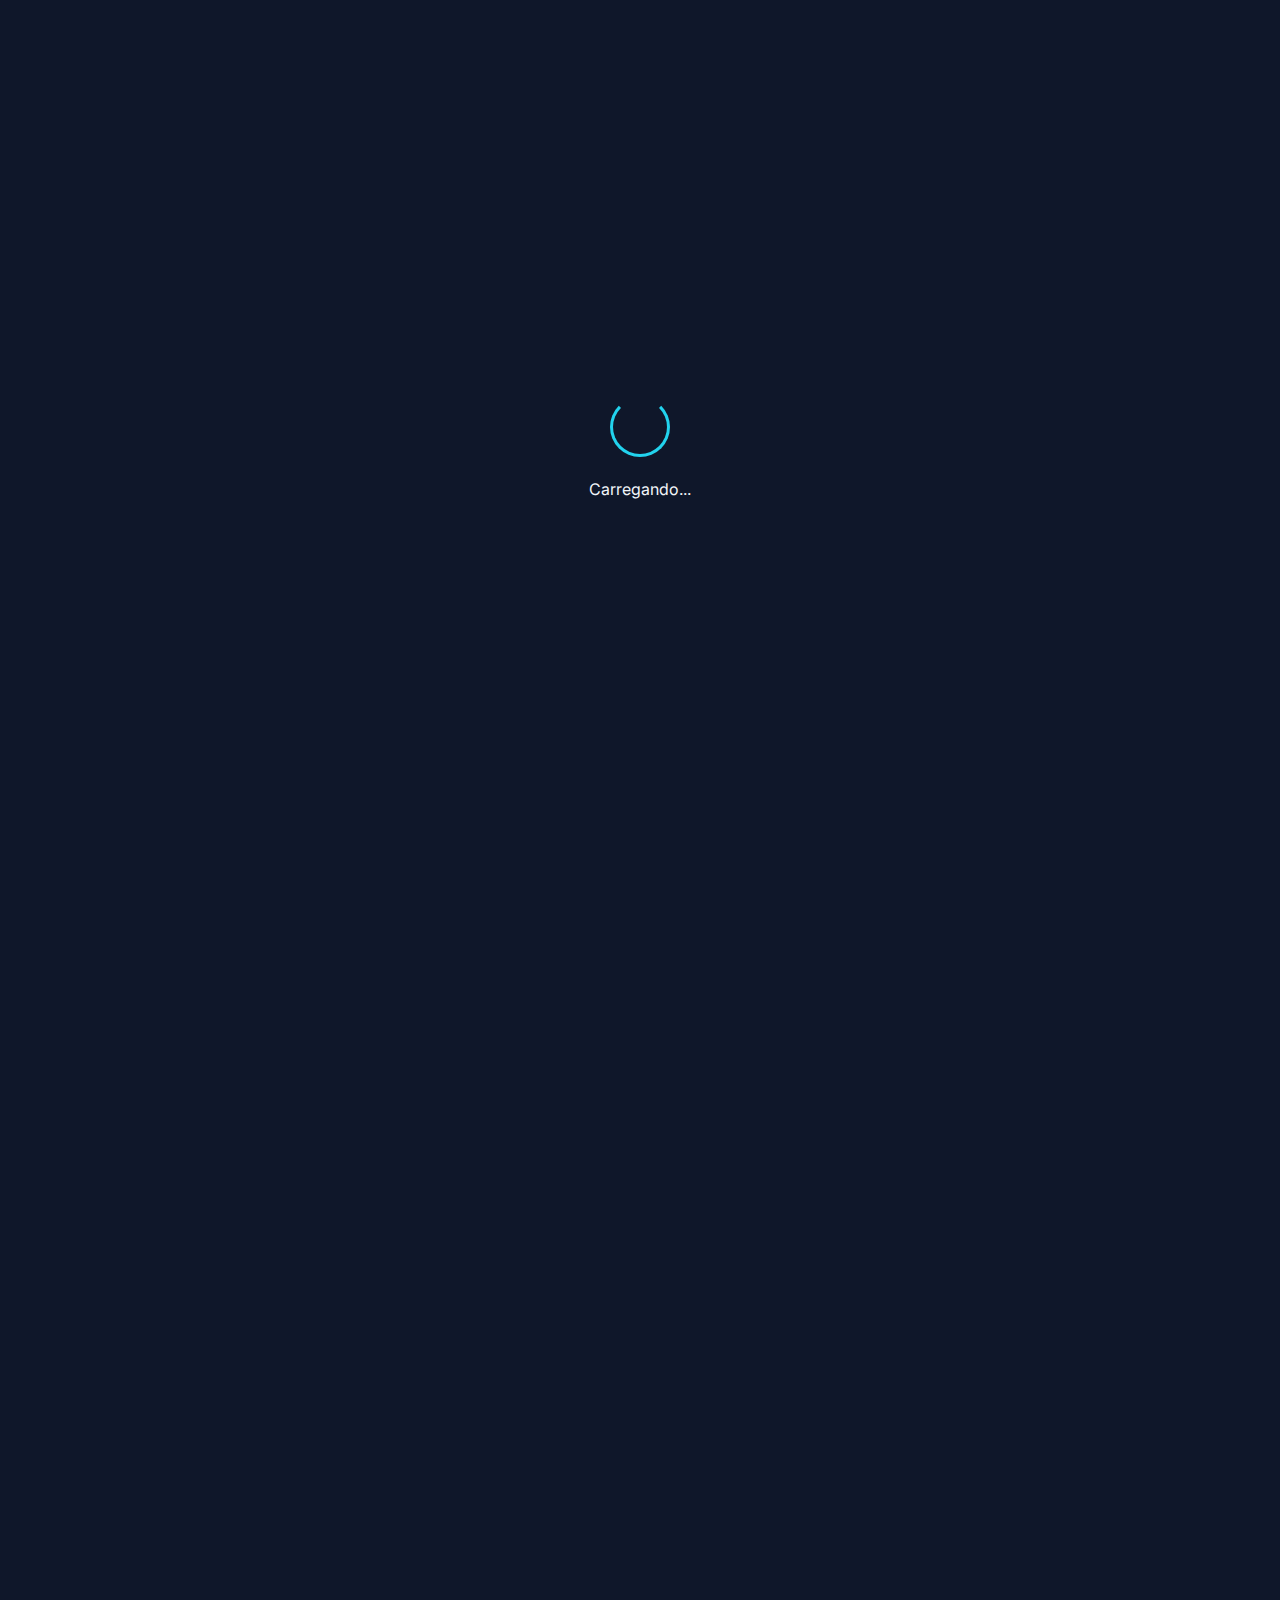
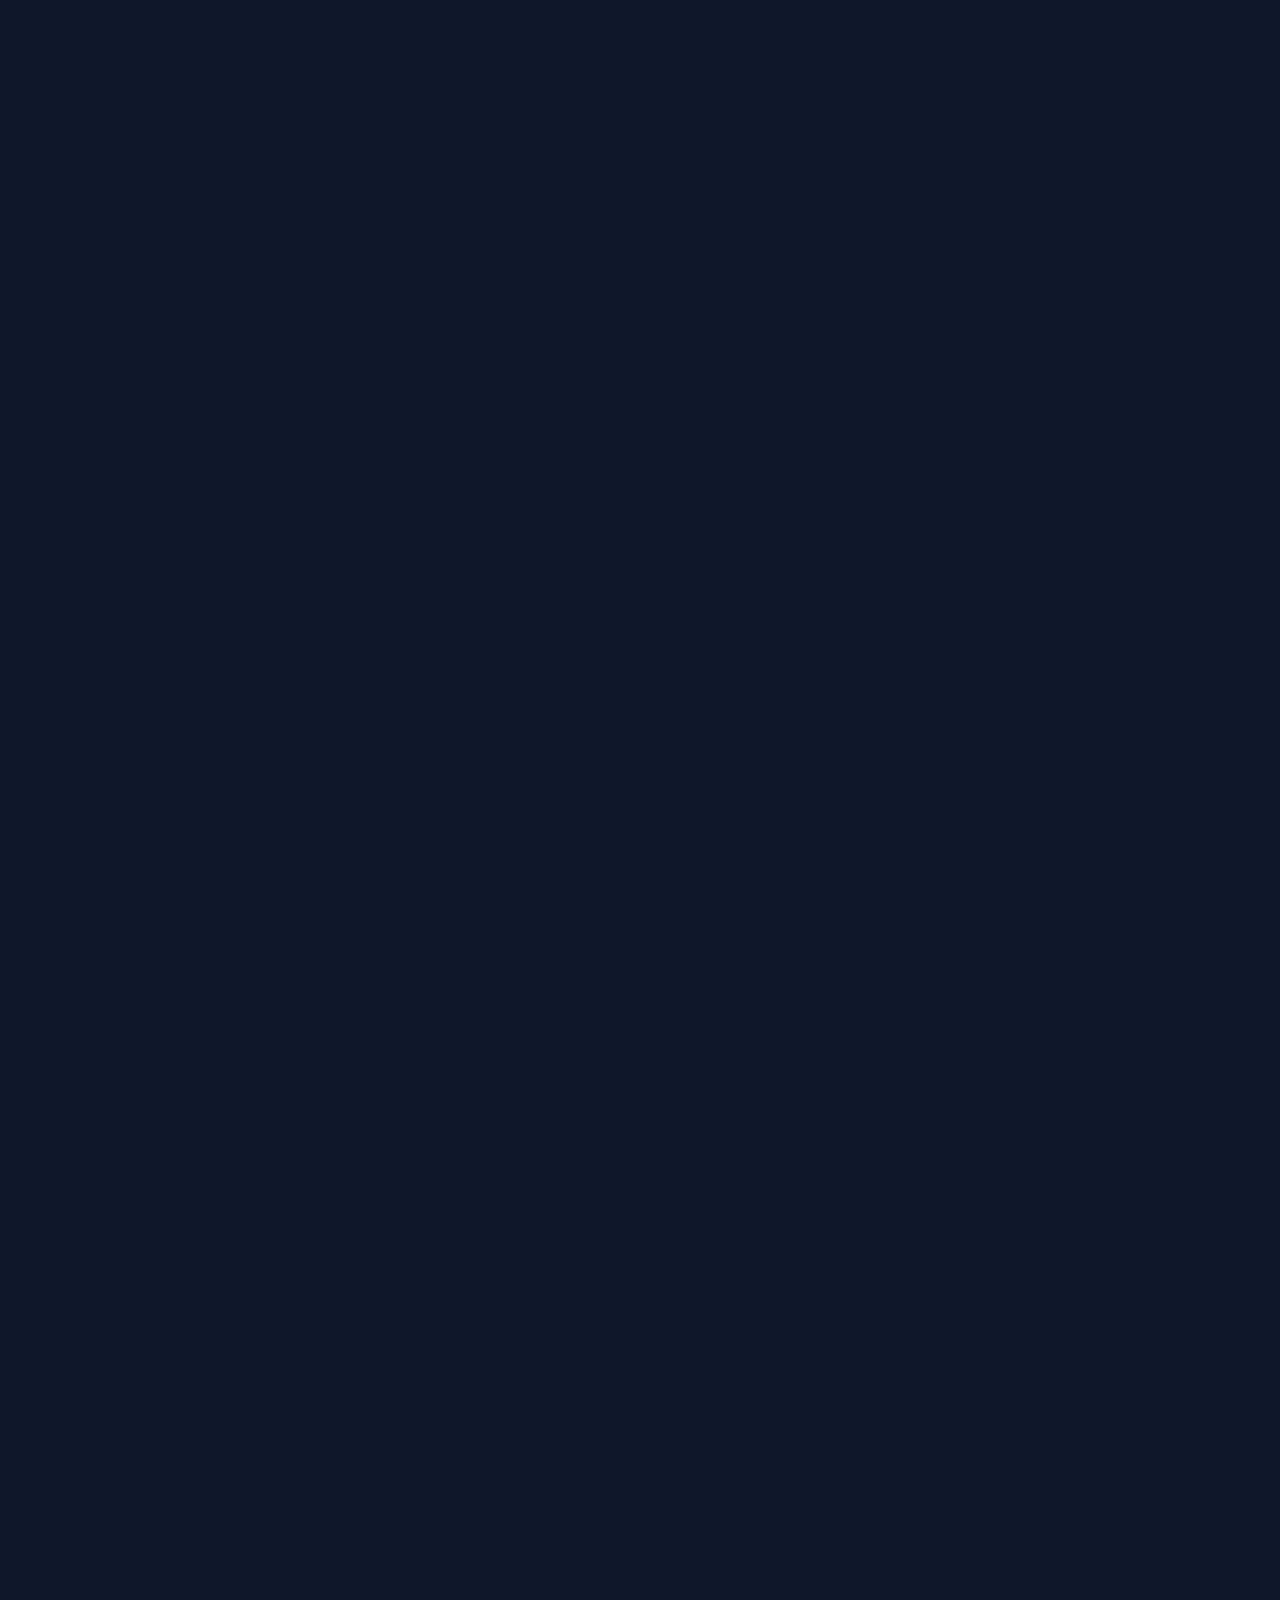
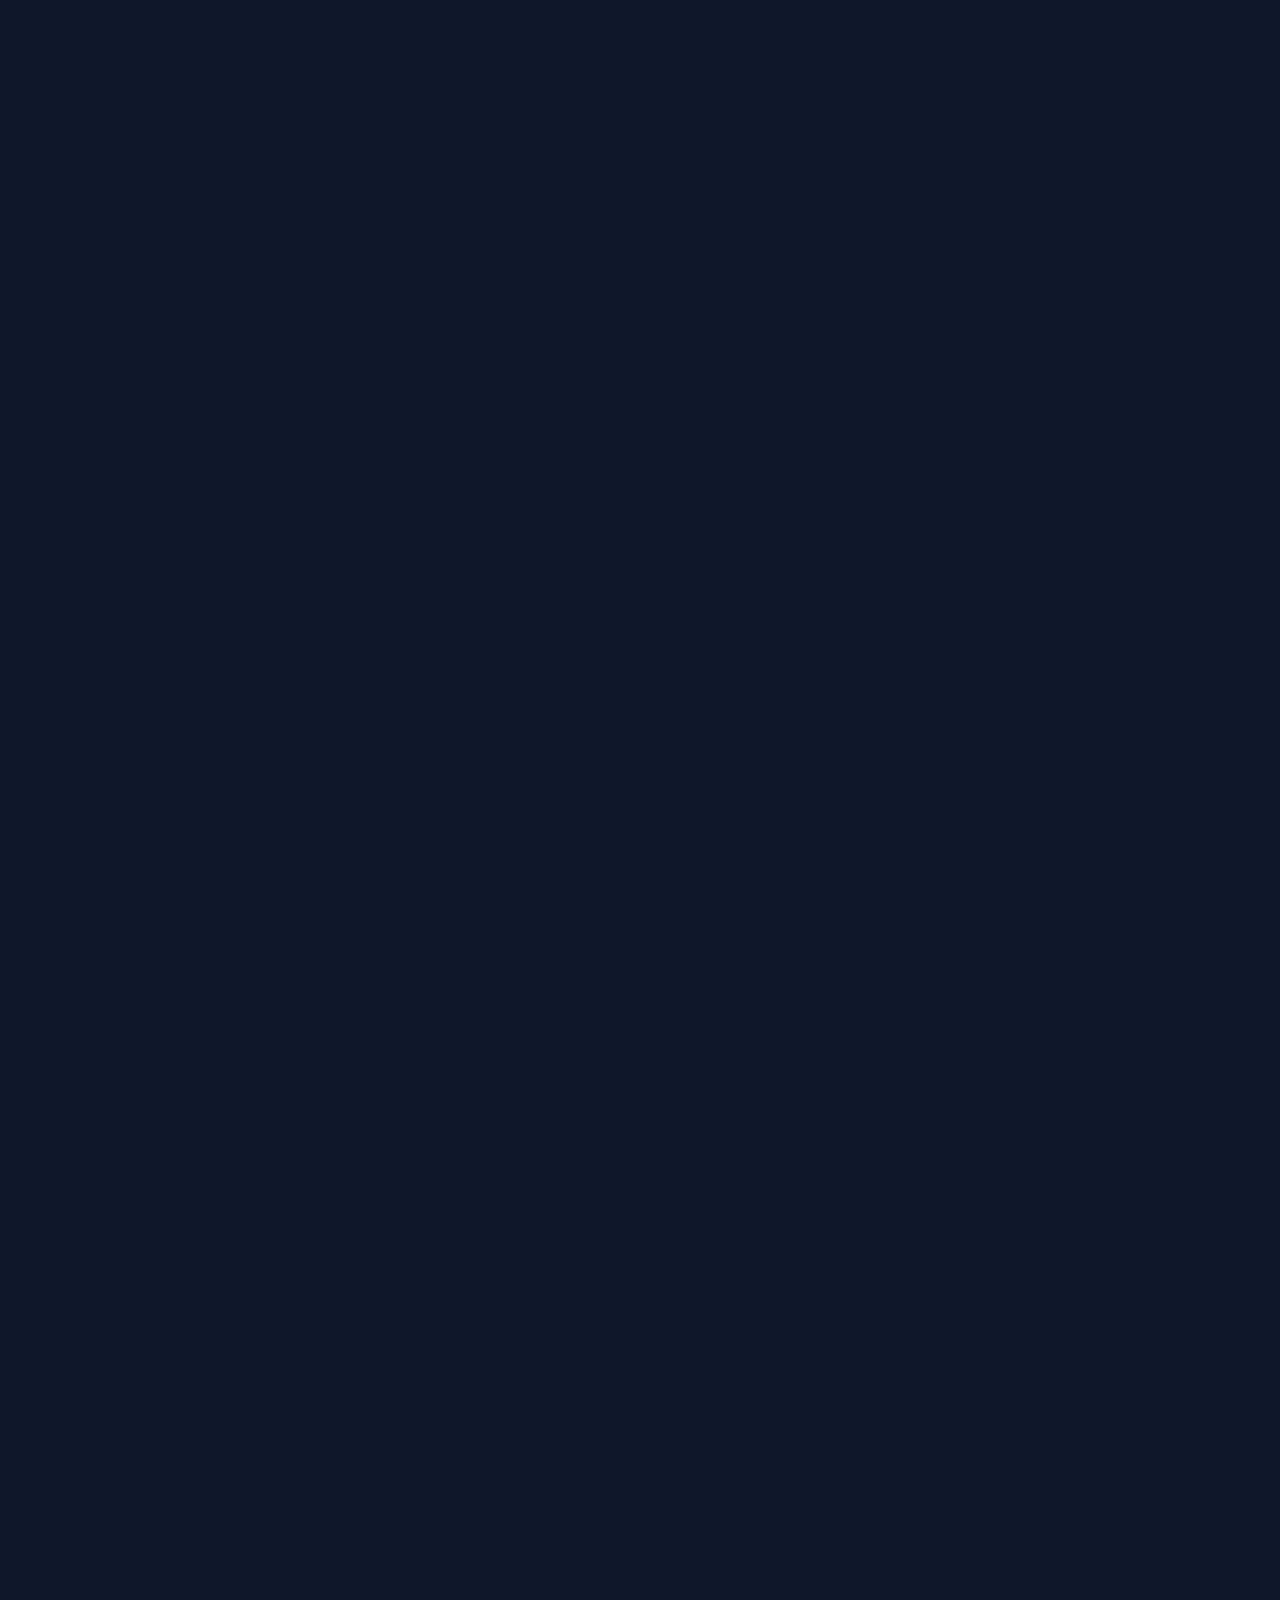
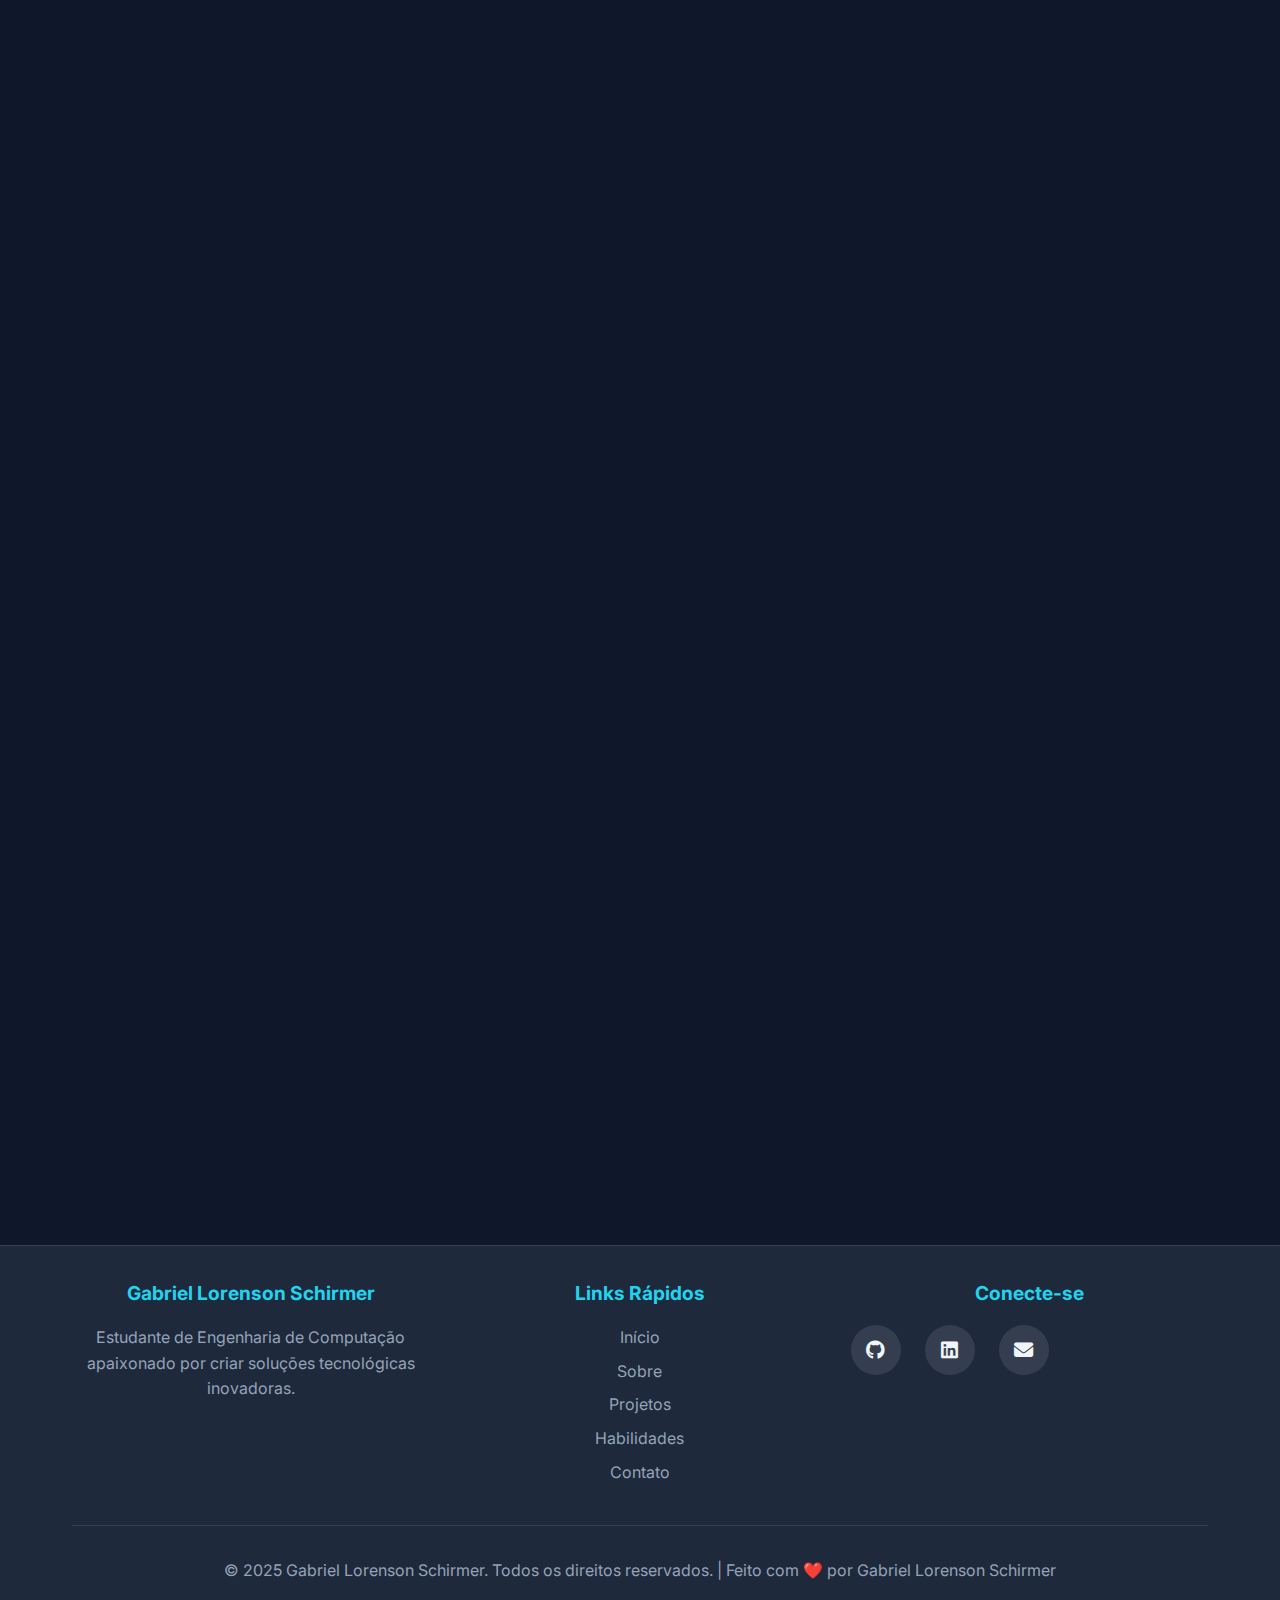
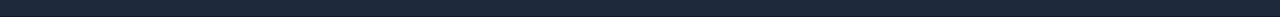
<file: index.html>
<!DOCTYPE html>
<html lang="pt-BR">
<head>
    <meta charset="UTF-8">
    <meta name="viewport" content="width=device-width, initial-scale=1.0">
    <title>Gabriel L. Schirmer - Portfolio</title>
    <link href="https://fonts.googleapis.com/css2?family=Inter:wght@300;400;500;600;700&display=swap" rel="stylesheet">
    <link rel="stylesheet" href="https://cdnjs.cloudflare.com/ajax/libs/font-awesome/6.4.0/css/all.min.css">
    <link rel="stylesheet" href="style.css">
    <link rel="icon" type="image/x-icon" href="https://github.com/fluidicon.png">
</head>
<body>
    <!-- Aviso para telas muito pequenas -->
    <div class="small-warning" style="display: none;">
    📱 A tela do seu dispositivo é muito pequena para visualizar este site. <br>
    Recomendamos usar uma largura de tela de no mínimo <strong>350px</strong>.
    </div>

    <!-- Loading Screen -->
    <div class="loader" id="loader">
        <div class="loader-content">
            <div class="loader-logo"></div>
            <p>Carregando...</p>
        </div>
    </div>

    <!-- Navigation -->
    <nav class="navbar" id="navbar">
        <div class="nav-container">
            <a href="index.html" class="nav-logo">Portfólio</a>
            <ul class="nav-menu" id="nav-menu">
                <li><a href="#home" class="nav-link active">Início</a></li>
                <li><a href="#about" class="nav-link">Sobre</a></li>
                <li><a href="#projects" class="nav-link">Projetos</a></li>
                <li><a href="#skills" class="nav-link">Habilidades</a></li>
                <li><a href="#experience" class="nav-link">Experiência</a></li>
                <li><a href="#contact" class="nav-link">Contato</a></li>
            </ul>
            <div class="hamburger" id="hamburger">
                <span></span>
                <span></span>
                <span></span>
            </div>
        </div>
    </nav>

    <!-- Hero Section -->
    <section id="home" class="hero">
        <div class="hero-content">
            <h1 class="hero-title">Gabriel L. Schirmer</h1>
            <h2 class="hero-subtitle">Estudante de Engenharia de Computação</h2>
            <p class="hero-tagline">Transformando ideias em soluções tecnológicas</p>
            <div class="hero-buttons">
                <a href="#projects" class="btn btn-primary">
                    <i class="fas fa-rocket"></i>
                    Ver Projetos
                </a>
                <a href="#contact" class="btn btn-outline">
                    <i class="fas fa-envelope"></i>
                    Contato
                </a>
            </div>
            <div class="social-links">
                <a href="https://github.com/schirmr" target="_blank" class="social-link" title="GitHub">
                    <i class="fab fa-github"></i>
                </a>
                <a href="https://linkedin.com/in/schirmr" target="_blank" class="social-link" title="LinkedIn">
                    <i class="fab fa-linkedin"></i>
                </a>
                <a href="mailto:schirmr@outlook.com" class="social-link" title="Email">
                    <i class="fas fa-envelope"></i>
                </a>
            </div>
        </div>
    </section>

    <!-- About Section -->
    <section id="about" class="section fade-in">
        <div class="container">
            <h2 class="section-title">Sobre Mim</h2>
            <div class="about-content">
                <div class="about-image">
                    <div class="profile-img">
                        <img src="./assets/images/eu.jpg" alt="Foto de Gabriel">
                    </div>
                </div>
                <div class="about-text">
                    <h3>Olá! Eu sou Gabriel Lorenson Schirmer</h3>
                    <p>Apaixonado por tecnologia e inovação, busco constantemente desenvolver projetos que unam criatividade e conhecimento técnico. Com foco em desenvolvimento web, sistemas embarcados e inteligência artificial, estou sempre em busca de novos desafios.</p>
                    <p>Atualmente cursando o 3º semestre de Engenharia de Computação na UFSM, tenho experiência prática em diversas linguagens de programação e frameworks modernos.</p>
                    <div class="about-stats">
                        <div class="stat-item">
                            <div class="stat-number">3º</div>
                            <div class="stat-label">Semestre</div>
                        </div>
                        <div class="stat-item">
                            <div class="stat-number">5+</div>
                            <div class="stat-label">Projetos</div>
                        </div>
                        <div class="stat-item">
                            <div class="stat-number">3+</div>
                            <div class="stat-label">Linguagens</div>
                        </div>
                        <div class="stat-item">
                            <div class="stat-number">4+</div>
                            <div class="stat-label">Anos Estudando</div>
                        </div>
                    </div>
                </div>
            </div>
        </div>
    </section>

    <!-- Projects Section -->
    <section id="projects" class="section fade-in">
        <div class="container">
            <h2 class="section-title">Meus Projetos</h2>
            <div class="projects-grid">
                <div class="project-card">
                    <div class="project-header">
                        <i class="fas fa-globe"></i>
                    </div>
                    <div class="project-content">
                        <span class="project-category">Web Development</span>
                        <h3 class="project-title">Site para a Associação Hospitalar Bom Pastor de Santo Augusto - RS</h3>
                        <p class="project-description">Aplicação web full-stack para publicação de notícias e informações sobre a associação</p>
                        <div class="project-tech">
                            <span class="tech-tag">Wordpress</span>
                            <span class="tech-tag">Elementor</span>
                            <span class="tech-tag">PHP</span>
                        </div>
                        <div class="project-links">
                            <a href="https://www.hospibompastor.com.br" class="project-link" target="_blank">
                                <i class="fas fa-external-link-alt"></i> Demo
                            </a>
                        </div>
                    </div>
                </div>

                <div class="project-card">
                    <div class="project-header">
                        <i class="fas fa-brain"></i>
                    </div>
                    <div class="project-content">
                        <span class="project-category">IA &amp; Acessibilidade</span>
                        <h3 class="project-title">IA Aplicada a Interpretação de Libras</h3>
                        <p class="project-description">Aplicação desktop integrada à IA para leitura e interpretação de linguagem de sinais, traduzindo em tempo real os gestos da Libras utilizando a câmera do computador e imprimindo o texto na tela da interface.</p>
                        <div class="project-tech">
                            <span class="tech-tag">Python</span>
                            <span class="tech-tag">TensorFlow</span>
                            <span class="tech-tag">OpenCV</span>
                            <span class="tech-tag">Tkinter</span>
                            <span class="tech-tag">Scikit-learn</span>
                        </div>
                        <div class="project-links">
                            <a href="https://github.com/mika-font/20-import-nome_da_equipe" class="project-link" target="_blank">
                                <i class="fab fa-github"></i> Código
                            </a>
                        </div>
                    </div>
                </div>

                <div class="project-card">
                    <div class="project-header">
                        <i class="fas fa-book"></i>
                    </div>
                    <div class="project-content">
                        <span class="project-category">Trabalho de Estrutura de Dados</span>
                        <h3 class="project-title">Totem para retirada de fichas para atendimento</h3>
                        <p class="project-description">Simulador de um totem para retirada de fichas em um ambiente de atendimento ao público, com integração em um televisor para a apresentação da fila.</p>
                        <div class="project-tech">
                            <span class="tech-tag">C</span>
                            <span class="tech-tag">TAD</span>
                        </div>
                        <div class="project-links">
                            <a href="https://github.com/schirmr/Trabalho_Estrutura_de_Dados" class="project-link" target="_blank">
                                <i class="fab fa-github"></i> Código
                            </a>
                        </div>
                    </div>
                </div>


                <div class="project-card">
                    <div class="project-header">
                        <i class="fas fa-user"></i>
                    </div>
                    <div class="project-content">
                        <span class="project-category">Web Development</span>
                        <h3 class="project-title">Site pessoal do meu Portfólio</h3>
                        <p class="project-description">Página com informações sobre mim e meus projetos, postada no github de forma aberta com o código inteiro disponível.</p>
                        <div class="project-tech">
                            <span class="tech-tag">HTML</span>
                            <span class="tech-tag">CSS</span>
                            <span class="tech-tag">Javascript</span>
                        </div>
                        <div class="project-links">
                            <a href="https://github.com/schirmr/schirmr.github.io" class="project-link" target="_blank">
                                <i class="fab fa-github"></i> Código
                            </a>
                        </div>
                    </div>
                </div>

                <div class="project-card">
                    <div class="project-header">
                        <i class="fas fa-laptop-code"></i>
                    </div>
                    <div class="project-content">
                        <span class="project-category">Software Development</span>
                        <h3 class="project-title">Sistema de Inventário de Componentes de PC</h3>
                        <p class="project-description">Software em python com interface para organizar e gerenciar configurações de máquinas completas.</p>
                        <div class="project-tech">
                            <span class="tech-tag">Python</span>
                            <span class="tech-tag">Tkinter</span>
                            <span class="tech-tag">POO</span>
                        </div>
                        <div class="project-links">
                            <a href="https://github.com/schirmr/trabalho_prog_orientada_obj" class="project-link" target="_blank">
                                <i class="fab fa-github"></i> Código
                            </a>
                        </div>
                    </div>
                </div>

            </div>
        </div>
    </section>

    <!-- Skills Section -->
    <section id="skills" class="section fade-in">
        <div class="container">
            <h2 class="section-title">Habilidades</h2>
            <div class="skills-grid">
                <div class="skill-category">
                    <h3><i class="fas fa-code"></i> Programação</h3>
                    <div class="skill-item">
                        <div class="skill-name">
                            <span>Python</span>
                            <span>85%</span>
                        </div>
                        <div class="skill-progress">
                            <div class="skill-progress-bar" data-width="85"></div>
                        </div>
                    </div>
                    <div class="skill-item">
                        <div class="skill-name">
                            <span>Java</span>
                            <span>75%</span>
                        </div>
                        <div class="skill-progress">
                            <div class="skill-progress-bar" data-width="75"></div>
                        </div>
                    </div>
                    <div class="skill-item">
                        <div class="skill-name">
                            <span>C/C++</span>
                            <span>80%</span>
                        </div>
                        <div class="skill-progress">
                            <div class="skill-progress-bar" data-width="80"></div>
                        </div>
                    </div>
                    <div class="skill-item">
                        <div class="skill-name">
                            <span>JavaScript</span>
                            <span>20%</span>
                        </div>
                        <div class="skill-progress">
                            <div class="skill-progress-bar" data-width="20"></div>
                        </div>
                    </div>
                    <div class="skill-item">
                        <div class="skill-name">
                            <span>HTML/CSS</span>
                            <span>80%</span>
                        </div>
                        <div class="skill-progress">
                            <div class="skill-progress-bar" data-width="80"></div>
                        </div>
                    </div>
                </div>

                <div class="skill-category">
                    <h3><i class="fas fa-layer-group"></i> Frameworks</h3>
                    <ul class="skill-list">
                        <li>Scikit-learn</li>
                        <li>Spring Boot</li>
                        <li>TensorFlow</li>
                        <li>Tkinter</li>
                        <li>JavaFX</li>
                    </ul>
                </div>

                <div class="skill-category">
                    <h3><i class="fas fa-database"></i> Bancos de Dados</h3>
                    <ul class="skill-list">
                        <li>MySQL</li>
                        <li>MariaDB</li>
                        <li>MongoDB</li>
                        <li>SQLite</li>
                    </ul>
                </div>

                <div class="skill-category">
                    <h3><i class="fas fa-tools"></i> Ferramentas &amp; DevOps</h3>
                    <ul class="skill-list">
                        <li>Git &amp; GitHub</li>
                        <li>Docker</li>
                        <li>VS Code</li>
                        <li>Linux</li>
                        <li>Arduino</li>
                    </ul>
                </div>

                <div class="skill-category">
                    <h3><i class="fas fa-heart"></i> Soft Skills</h3>
                    <ul class="skill-list">
                        <li>Trabalho em equipe</li>
                        <li>Resolução de problemas</li>
                        <li>Comunicação</li>
                        <li>Aprendizado rápido</li>
                        <li>Gestão de tempo</li>
                    </ul>
                </div>
            </div>
        </div>
    </section>

    <!-- Experience Section -->
    <section id="experience" class="section fade-in">
        <div class="container">
            <h2 class="section-title">Experiência &amp; Educação</h2>
            <div class="timeline">
                <div class="timeline-item">
                    <div class="timeline-content">
                        <span class="timeline-type education">Educação</span>
                        <h3 class="timeline-title">Técnico em Informática - IFFAR-SA</h3>
                        <p class="timeline-description">Formado em Técnico Integrado em Informática pelo Instituto Federal Farroupilha Campus Santo Augusto</p>
                    </div>
                    <div class="timeline-date">2019 - 2021</div>
                </div>
                
                <div class="timeline-item">
                    <div class="timeline-content">
                        <span class="timeline-type experience">Experiência</span>
                        <h3 class="timeline-title">Bolsa de Monitoria</h3>
                        <p class="timeline-description">Auxílio na elaboração de materiais didáticos e suporte a alunos em disciplinas de Cálculo</p>
                    </div>
                    <div class="timeline-date">2024 - 2025</div>
                </div>

                <div class="timeline-item">
                    <div class="timeline-content">
                        <span class="timeline-type education">Educação</span>
                        <h3 class="timeline-title">Engenharia de Computação - UFSM</h3>
                        <p class="timeline-description">Cursando 3º semestre com foco em desenvolvimento de software, sistemas embarcados e inteligência artificial</p>
                    </div>
                    <div class="timeline-date">2024 - Presente</div>
                </div>

                
                
            </div>
        </div>
    </section>

    <!-- Contact Section -->
    <section id="contact" class="section fade-in">
        <div class="container">
            <h2 class="section-title">Entre em Contato</h2>
            <div class="contact-content">
                <div class="contact-info">
                    <h3>Vamos conversar!</h3>
                    <p>Estou sempre aberto a novas oportunidades e colaborações. Se você tem um projeto interessante ou apenas quer trocar ideias sobre tecnologia, não hesite em entrar em contato!</p>
                    
                    <ul class="contact-methods">
                        <li>
                            <div class="contact-icon">
                                <i class="fas fa-envelope"></i>
                            </div>
                            <div>
                                <strong>Email</strong><br>
                                <a href="mailto:schirmr@outlook.com" style="color: var(--primary-color); text-decoration: none;">schirmr@outlook.com</a>
                            </div>
                        </li>
                        <li>
                            <div class="contact-icon">
                                <i class="fas fa-phone"></i>
                            </div>
                            <div>
                                <strong>Telefone</strong><br>
                                <span style="color: var(--text-secondary);">+55 55 99983-5594</span>
                            </div>
                        </li>
                        <li>
                            <div class="contact-icon">
                                <i class="fab fa-linkedin"></i>
                            </div>
                            <div>
                                <strong>LinkedIn</strong><br>
                                <a href="https://linkedin.com/in/schirmr" target="_blank" style="color: var(--primary-color); text-decoration: none;">linkedin.com/in/schirmr</a>
                            </div>
                        </li>
                        <li>
                            <div class="contact-icon">
                                <i class="fab fa-github"></i>
                            </div>
                            <div>
                                <strong>GitHub</strong><br>
                                <a href="https://github.com/schirmr" target="_blank" style="color: var(--primary-color); text-decoration: none;">github.com/schirmr</a>
                            </div>
                        </li>
                    </ul>
                </div>

                <form class="contact-form" onsubmit="handleFormSubmit(event)">
                    <div class="form-group">
                        <label for="name" class="form-label">Nome</label>
                        <input type="text" id="name" name="name" class="form-control" required>
                    </div>
                    <div class="form-group">
                        <label for="email" class="form-label">Email</label>
                        <input type="email" id="email" name="email" class="form-control" required>
                    </div>
                    <div class="form-group">
                        <label for="subject" class="form-label">Assunto</label>
                        <input type="text" id="subject" name="subject" class="form-control" required>
                    </div>
                    <div class="form-group">
                        <label for="message" class="form-label">Mensagem</label>
                        <textarea id="message" name="message" class="form-control" rows="5" required></textarea>
                    </div>
                    <button type="submit" class="btn btn-primary btn-full-width">
                        <i class="fas fa-paper-plane"></i>
                        Enviar Mensagem
                    </button>
                </form>
            </div>
        </div>
    </section>

    <!-- Footer -->
    <footer class="footer">
        <div class="container">
            <div class="footer-content">
                <div class="footer-section">
                    <h4>Gabriel Lorenson Schirmer</h4>
                    <p style="color: var(--text-secondary);">Estudante de Engenharia de Computação apaixonado por criar soluções tecnológicas inovadoras.</p>
                </div>
                <div class="footer-section">
                    <h4>Links Rápidos</h4>
                    <ul class="footer-links">
                        <li><a href="#home">Início</a></li>
                        <li><a href="#about">Sobre</a></li>
                        <li><a href="#projects">Projetos</a></li>
                        <li><a href="#skills">Habilidades</a></li>
                        <li><a href="#contact">Contato</a></li>
                    </ul>
                </div>
                <div class="footer-section">
                    <h4>Conecte-se</h4>
                    <div class="social-links" style="justify-content: flex-start; margin-top: 1rem;">
                        <a href="https://github.com/schirmr" target="_blank" class="social-link">
                            <i class="fab fa-github"></i>
                        </a>
                        <a href="https://linkedin.com/in/schirmr" target="_blank" class="social-link">
                            <i class="fab fa-linkedin"></i>
                        </a>
                        <a href="mailto:schirmr@outlook.com" class="social-link">
                            <i class="fas fa-envelope"></i>
                        </a>
                    </div>
                </div>
            </div>
            <div class="footer-bottom">
                <p>&copy; 2025 Gabriel Lorenson Schirmer. Todos os direitos reservados. | Feito com ❤️ por Gabriel Lorenson Schirmer</p>
            </div>
        </div>
    </footer>

    <!-- Back to Top Button -->
    <button class="back-to-top" id="back-to-top" onclick="scrollToTop()">
        <i class="fas fa-arrow-up"></i>
    </button>

    <script src="script.js"></script>
</body>
</html>
</file>
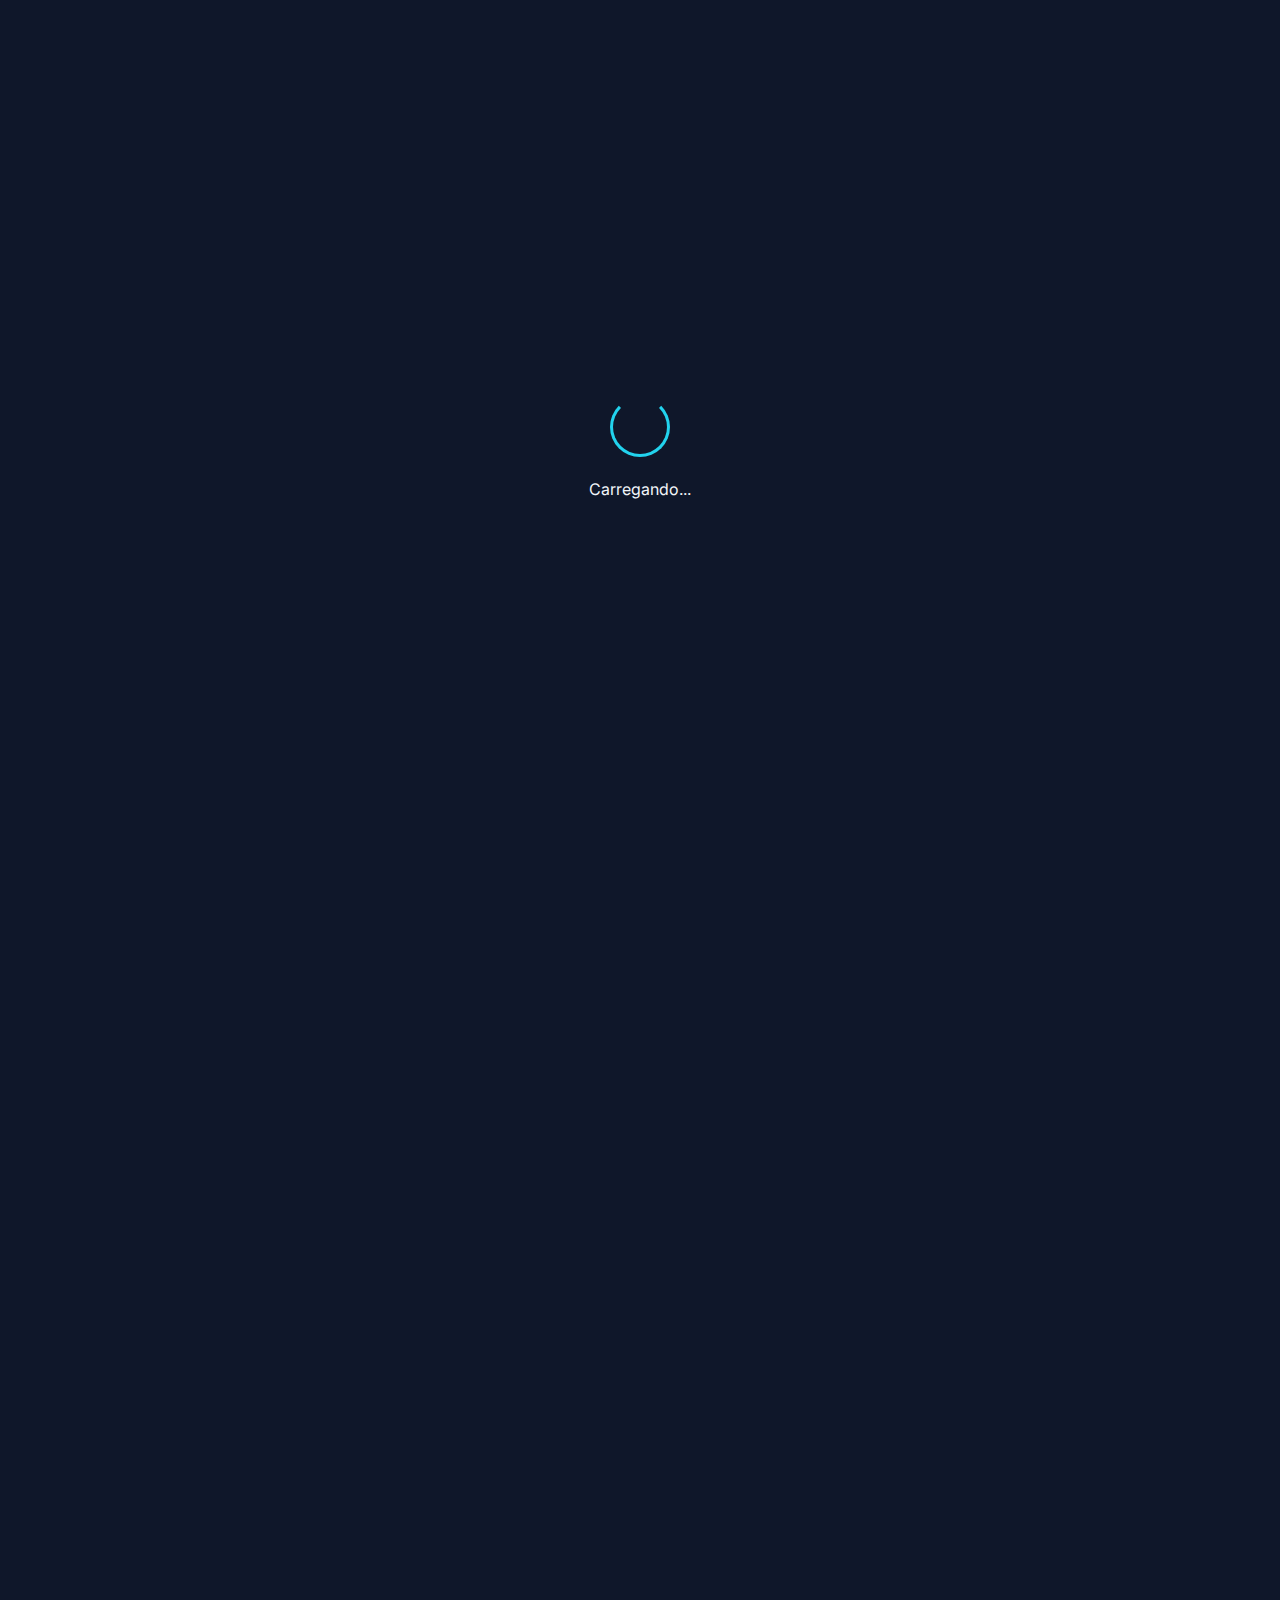
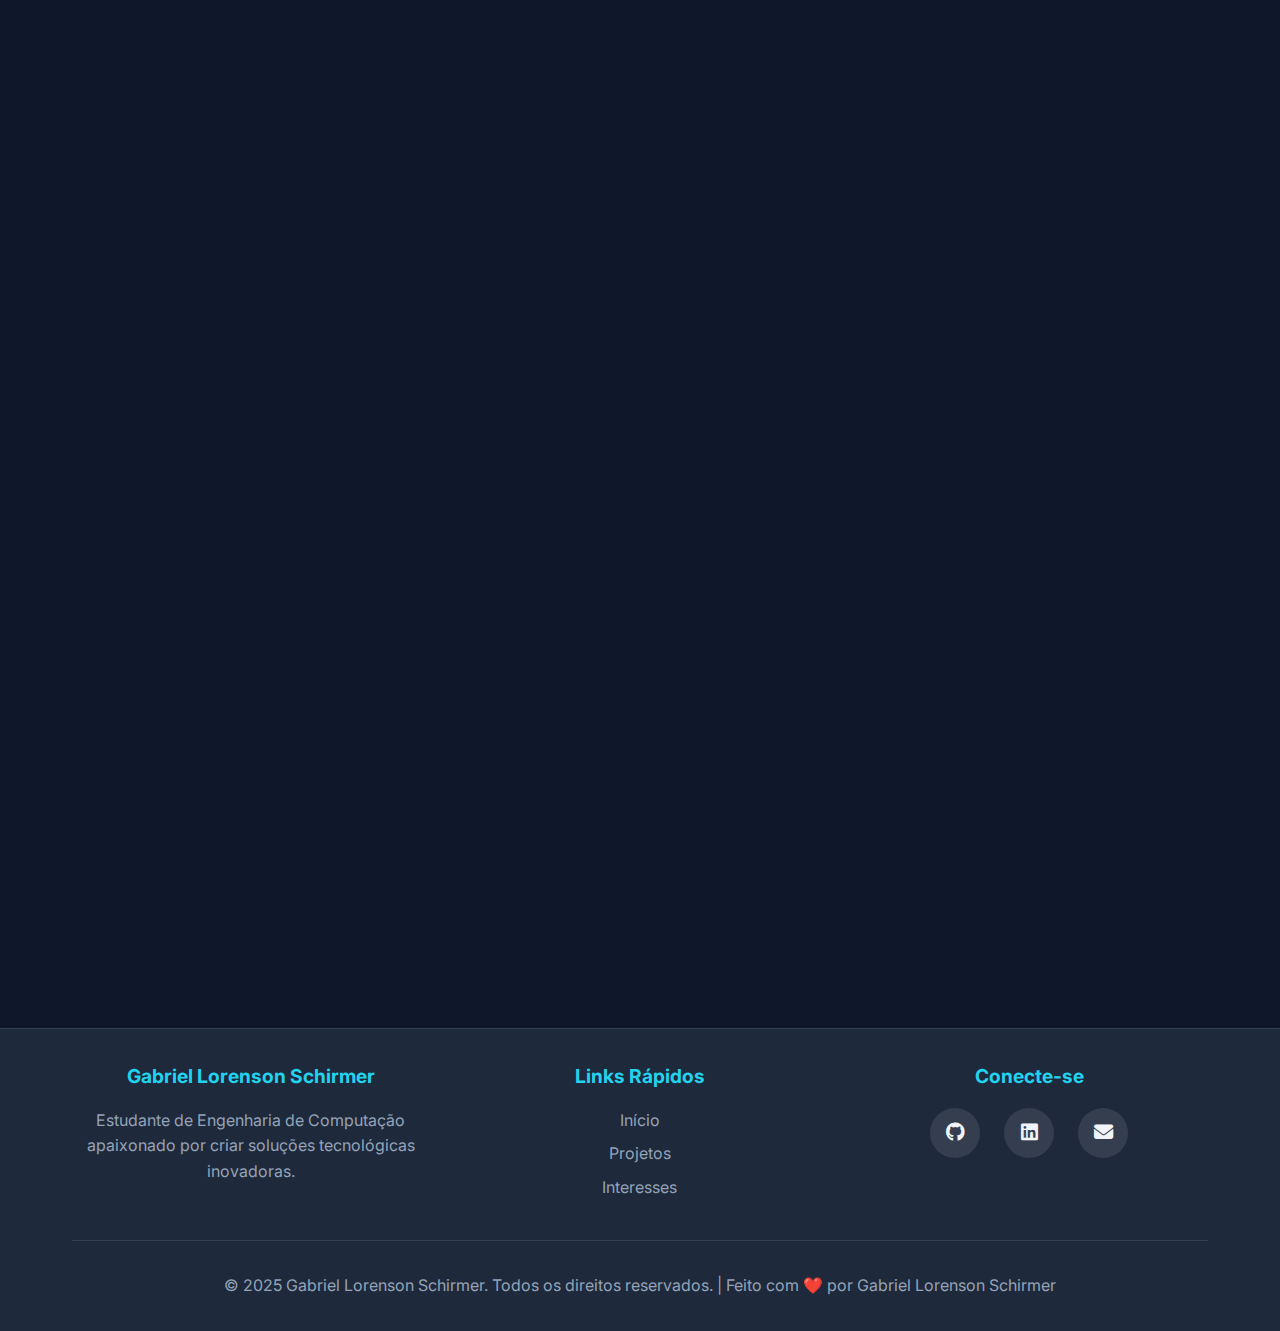
<file: sub/curriculum.html>
<!DOCTYPE html>
<html lang="pt-BR">
<head>
	<meta charset="UTF-8">
	<meta name="viewport" content="width=device-width, initial-scale=1.0">
	<title>Currículo Acadêmico - Gabriel L. Schirmer</title>
	<link href="https://fonts.googleapis.com/css2?family=Inter:wght@300;400;500;600;700&display=swap" rel="stylesheet">
	<link rel="stylesheet" href="https://cdnjs.cloudflare.com/ajax/libs/font-awesome/6.4.0/css/all.min.css">
	<link rel="stylesheet" href="../style.css">
	<link rel="icon" type="image/x-icon" href="https://github.com/fluidicon.png">
</head>
<body>
	<div class="small-warning" style="display: none;">
		A tela do seu dispositivo é muito pequena para visualizar este site. <br>
		Recomendamos usar uma largura de tela de no mínimo <strong>350px</strong>.
	</div>

	<div class="loader" id="loader">
		<div class="loader-content">
			<div class="loader-logo"></div>
			<p>Carregando...</p>
		</div>
	</div>

	<nav class="navbar" id="navbar">
		<div class="nav-container">
			<a href="../index.html" class="nav-logo">Portfólio</a>
			<ul class="nav-menu" id="nav-menu">
				<li><a href="../index.html#home" class="nav-link">Início</a></li>
				<li><a href="../index.html#about" class="nav-link">Sobre</a></li>
				<li><a href="../index.html#projects" class="nav-link">Projetos</a></li>
				<li><a href="../index.html#skills" class="nav-link">Habilidades</a></li>
				<li><a href="../index.html#experience" class="nav-link">Experiência</a></li>
				<li><a href="../index.html#contact" class="nav-link">Contato</a></li>
				<li><a href="curriculum.html" class="nav-link active">Currículo</a></li>
				<li><a href="love.html" class="nav-link">Interesses</a></li>
			</ul>
			<div class="hamburger" id="hamburger">
				<span></span>
				<span></span>
				<span></span>
			</div>
		</div>
	</nav>

	<section class="hero" id="curriculum-hero">
		<div class="hero-content">
			<h1 class="hero-title" data-typewriter-text="Currículo Acadêmico">Currículo Acadêmico</h1>
			<h2 class="hero-subtitle">Disciplinas concluídas em Engenharia de Computação (UFSM)</h2>
			<p class="hero-tagline">Registro das matérias já aprovadas, com destaques e médias finais.</p>
			<div class="hero-buttons">
				<a href="#courses" class="btn btn-primary">
					<i class="fas fa-graduation-cap"></i>
					Ver disciplinas
				</a>
				<a href="../index.html#contact" class="btn btn-outline">
					<i class="fas fa-envelope"></i>
					Entrar em contato
				</a>
			</div>
		</div>
	</section>

	<section id="courses" class="section fade-in">
		<div class="container">
			<h2 class="section-title">Disciplinas Concluídas</h2>
			<p class="section-description">Acompanhe abaixo todas as disciplinas já concluídas ao longo do curso, com informações sobre período cursado, carga horária, principais tópicos e a média final obtida.</p>
			<div class="courses-meta">
				<span><i class="fas fa-tasks"></i> Total de disciplinas: 29</span>
				<span><i class="fas fa-clock"></i> Carga horária cumprida: 1155h</span>
				<span><i class="fas fa-calendar-check"></i> Última atualização: Dez 2025</span>
			</div>

			<div class="courses-filter" role="group" aria-label="Filtrar disciplinas por semestre">
				<button type="button" class="filter-button active" data-semester-filter="1">1º sem.</button>
				<button type="button" class="filter-button" data-semester-filter="2">2º sem.</button>
				<button type="button" class="filter-button" data-semester-filter="3">3º sem.</button>
				<button type="button" class="filter-button" data-semester-filter="4">4º sem.</button>
				<button type="button" class="filter-button" data-semester-filter="5">5º sem.</button>
				<button type="button" class="filter-button" data-semester-filter="6">6º sem.</button>
				<button type="button" class="filter-button" data-semester-filter="7">7º sem.</button>
				<button type="button" class="filter-button" data-semester-filter="8">8º sem.</button>
				<button type="button" class="filter-button" data-semester-filter="9">9º sem.</button>
				<button type="button" class="filter-button" data-semester-filter="10">10º sem.</button>
				<button type="button" class="filter-button" data-semester-filter="dcg">DCGs</button>
			</div>

			<div class="courses-grid">
				<article class="course-card" tabindex="0" data-semester="1">
					<div class="course-badge">
						<span>1º semestre</span>
						<span>90h</span>
					</div>
					<h3 class="course-name">Algoritmos e Programação</h3>
					<p class="course-summary">Introdução à lógica de programação estruturada em C e resolução de problemas.</p>
					<div class="course-info">
						<span><i class="fas fa-code"></i> Linguagem C</span>
						<span><i class="fas fa-diagram-project"></i> Algoritmos</span>
					</div>
					<ul class="course-tags">
						<li>Vetor</li>
						<li>Função</li>
						<li>Ponteiros</li>
					</ul>
					<div class="course-overlay">
						<p><strong>Média final:</strong> 7.14</p>
						<p><strong>Período cursado:</strong> 2023/2</p>
						<p><strong>Destaques:</strong> Implementação de algoritmos clássicos e primeiros projetos práticos.</p>
					</div>
				</article>

				<article class="course-card" tabindex="0" data-semester="1">
					<div class="course-badge">
						<span>1º semestre</span>
						<span>90h</span>
					</div>
					<h3 class="course-name">Cálculo A</h3>
					<p class="course-summary">Estudo de limites, derivadas, integrais e aplicações fundamentais.</p>
					<div class="course-info">
						<span><i class="fas fa-calculator"></i> Funções reais</span>
						<span><i class="fas fa-chart-line"></i> Aplicações</span>
					</div>
					<ul class="course-tags">
						<li>Limites</li>
						<li>Derivadas</li>
						<li>Integral</li>
					</ul>
					<div class="course-overlay">
						<p><strong>Média final:</strong> 8.11</p>
						<p><strong>Período cursado:</strong> 2023/2</p>
						<p><strong>Destaques:</strong> Resolução de problemas aplicados à engenharia e modelagem de curvas.</p>
					</div>
				</article>

				<article class="course-card" tabindex="0" data-semester="1">
					<div class="course-badge">
						<span>1º semestre</span>
						<span>30h</span>
					</div>
					<h3 class="course-name">Introdução a Engenharia</h3>
					<p class="course-summary">Atuação, regulamentação e habilidades para criar soluções em engenharia.</p>
					<div class="course-info">
						<span><i class="fas fa-cube"></i> Regulamentação</span>
						<span><i class="fas fa-shapes"></i> Equipe</span>
					</div>
					<ul class="course-tags">
						<li>CREA</li>
						<li>Tecnologia</li>
						<li>Atuação Profissional</li>
					</ul>
					<div class="course-overlay">
						<p><strong>Média final:</strong> 9.55</p>
						<p><strong>Período cursado:</strong> 2024/2</p>
						<p><strong>Destaques:</strong> Atuação profissional, regulamentação, ética e desenvolvimento de projetos.</p>
					</div>
				</article>

				<article class="course-card" tabindex="0" data-semester="1">
					<div class="course-badge">
						<span>1º semestre</span>
						<span>45h</span>
					</div>
					<h3 class="course-name">Matemática Básica</h3>
					<p class="course-summary">Revisão do Ensino Médio: números reais, funções, polinômios, trigonometria, geometria analítica e números complexos, com aplicações.</p>
					<div class="course-info">
						<span><i class="fas fa-calculator"></i> Álgebra</span>
						<span><i class="fas fa-chart-line"></i> Funções</span>
                        <span><i class="fas fa-circle-notch"></i> Trigonometria</span>
					</div>
					<ul class="course-tags">
						<li>Números Reais</li>
						<li>Trigonometria</li>
						<li>Números Complexos</li>
					</ul>
					<div class="course-overlay">
						<p><strong>Média final:</strong> 8.80</p>
						<p><strong>Período cursado:</strong> 2024/2</p>
						<p><strong>Destaques:</strong> Laboratórios de validação, exercícios aplicados e resolução de problemas.</p>
					</div>
				</article>

				<article class="course-card" tabindex="0" data-semester="1">
					<div class="course-badge">
						<span>1º semestre</span>
						<span>30h</span>
					</div>
					<h3 class="course-name">Matemática Computacional I</h3>
					<p class="course-summary">Métodos numéricos básicos para resolução de modelos, análise de funções e visualização de dados.</p>
					<div class="course-info">
						<span><i class="fas fa-chart-line"></i> Gráficos</span>
						<span><i class="fas fa-cogs"></i> Métodos Numéricos</span>
					</div>
					<ul class="course-tags">
						<li>Interpolação</li>
						<li>Zeros de Funções</li>
						<li>Derivada Numérica</li>
                        <li>Integração Numérica</li>
					</ul>
					<div class="course-overlay">
						<p><strong>Média final:</strong> 10.00</p>
						<p><strong>Período cursado:</strong> 2025/2</p>
						<p><strong>Destaques:</strong> Construção de gráficos, métodos de Newton e bisseção, e aplicações em análise de dados.</p>
					</div>
				</article>

				<article class="course-card" tabindex="0" data-semester="1">
					<div class="course-badge">
						<span>1º semestre</span>
						<span>30h</span>
					</div>
					<h3 class="course-name">Meio Ambiente e Sustentabilidade na Engenharia</h3>
					<p class="course-summary">Fundamentos ambientais, sustentabilidade, legislação e práticas de engenharia para processos mais limpos.</p>
					<div class="course-info">
						<span><i class="fas fa-leaf"></i> Sustentabilidade</span>
						<span><i class="fas fa-balance-scale"></i> Legislação Ambiental</span>
					</div>
					<ul class="course-tags">
						<li>ODS</li>
						<li>Resíduos Sólidos</li>
						<li>Economia Circular</li>
					</ul>
					<div class="course-overlay">
						<p><strong>Média final:</strong> 9.50</p>
						<p><strong>Período cursado:</strong> 2025/2</p>
						<p><strong>Destaques:</strong> Estudos de caso, análise de ciclo de vida e aplicações de tecnologias limpas.</p>
					</div>
				</article>

				<article class="course-card not-completed" tabindex="0" data-semester="1" data-status="not-completed">
					<div class="course-badge">
						<span>1º semestre</span>
						<span>60h</span>
					</div>
					<h3 class="course-name">Engenharia Econômica</h3>
					<p class="course-summary">Conceitos de economia e matemática financeira aplicados à análise e decisão de investimentos.</p>
					<div class="course-info">
						<span><i class="fas fa-dollar-sign"></i> Análise de Investimentos</span>
						<span><i class="fas fa-percentage"></i> Juros & Amortização</span>
					</div>
					<ul class="course-tags">
						<li>Mat. Financeira</li>
						<li>Análise Determinística</li>
						<li>Amortização</li>
						<li>Juros</li>
					</ul>
					<div class="course-overlay">
						<p><strong>Status:</strong> Não cursada ainda</p>
						<p><strong>Média final:</strong> —</p>
						<p><strong>Período:</strong> —</p>
						<p><strong>Observação:</strong> Planejada para próximos semestres.</p>
					</div>
				</article>

				<article class="course-card not-completed" tabindex="0" data-semester="1" data-status="not-completed">
					<div class="course-badge">
						<span>1º semestre</span>
						<span>45h</span>
					</div>
					<h3 class="course-name">Desenho Técnico p/ Engenharia</h3>
					<p class="course-summary">Representação gráfica, vistas ortográficas e perspectivas aplicadas à elaboração de projetos de engenharia.</p>
					<div class="course-info">
						<span><i class="fas fa-drafting-compass"></i> Vistas & Perspectivas</span>
						<span><i class="fas fa-ruler-combined"></i> Normas & Escalas</span>
					</div>
					<ul class="course-tags">
						<li>Perspectivas</li>
						<li>Normas Técnicas</li>
						<li>Vistas Ortográficas</li>
						<li>Desenho Projetivo</li>
					</ul>
					<div class="course-overlay">
						<p><strong>Status:</strong> Não cursada ainda</p>
						<p><strong>Média final:</strong> —</p>
						<p><strong>Período:</strong> —</p>
						<p><strong>Observação:</strong> Planejada para próximos semestres.</p>
					</div>
				</article>

				<article class="course-card" tabindex="0" data-semester="2">
					<div class="course-badge">
						<span>2º semestre</span>
						<span>90h</span>
					</div>
					<h3 class="course-name">Álgebra Linear e Geometria Analítica</h3>
					<p class="course-summary">Fundamentos de matrizes, vetores e espaço tridimensional para resolver problemas de álgebra linear e geometria analítica.</p>
					<div class="course-info">
						<span><i class="fas fa-shapes"></i> Matrizes & Vetores</span>
						<span><i class="fas fa-cube"></i> Espaço 3D</span>
					</div>
					<ul class="course-tags">
						<li>Matrizes</li>
						<li>Sistemas Lineares</li>
						<li>Transformações Lineares</li>
						<li>Autovalores</li>
					</ul>
					<div class="course-overlay">
						<p><strong>Média final:</strong> 9.39</p>
						<p><strong>Período cursado:</strong> 2024/2</p>
						<p><strong>Destaques:</strong> Aplicações em gráficos 3D, sistemas lineares e transformações geométricas.</p>
					</div>
				</article>

				<article class="course-card" tabindex="0" data-semester="2">
					<div class="course-badge">
						<span>2º semestre</span>
						<span>90h</span>
					</div>
					<h3 class="course-name">Cálculo B</h3>
					<p class="course-summary">Estudo de funções de várias variáveis, derivadas parciais, integrais múltiplas e teoremas fundamentais do cálculo vetorial aplicados à engenharia.</p>
					<div class="course-info">
						<span><i class="fas fa-wave-square"></i> Multivariáveis</span>
						<span><i class="fas fa-vector-square"></i> Campos Vetoriais</span>
					</div>
					<ul class="course-tags">
						<li>Derivadas Parciais</li>
						<li>Integrais Múltiplas</li>
						<li>Campos Vetoriais</li>
						<li>Green & Stokes</li>
					</ul>
					<div class="course-overlay">
						<p><strong>Média final:</strong> 8.23</p>
						<p><strong>Período cursado:</strong> 2024/2</p>
						<p><strong>Destaques:</strong> Aplicações em superfícies, otimização multivariável e integrais de linha e fluxo.</p>
					</div>
				</article>

				<article class="course-card" tabindex="0" data-semester="2">
					<div class="course-badge">
						<span>2º semestre</span>
						<span>60h</span>
					</div>
					<h3 class="course-name">Estrutura de Dados</h3>
					<p class="course-summary">Estudo de representações estruturadas de dados e implementação de soluções eficientes usando listas, pilhas, filas, árvores e grafos.</p>
					<div class="course-info">
						<span><i class="fas fa-sitemap"></i> Árvores & Grafos</span>
						<span><i class="fas fa-stream"></i> Listas & Filas</span>
					</div>
					<ul class="course-tags">
						<li>Listas</li>
						<li>Pilhas & Filas</li>
						<li>Árvores</li>
						<li>Grafos</li>
					</ul>
					<div class="course-overlay">
						<p><strong>Média final:</strong> 8.90</p>
						<p><strong>Período cursado:</strong> 2024/2</p>
						<p><strong>Destaques:</strong> Implementação de ADTs, análise de eficiência e resolução de problemas com árvores e grafos.</p>
					</div>
				</article>

				<article class="course-card" tabindex="0" data-semester="2">
					<div class="course-badge">
						<span>2º semestre</span>
						<span>60h</span>
					</div>
					<h3 class="course-name">Física Geral I</h3>
					<p class="course-summary">Fundamentos da mecânica newtoniana, analisando movimentos, forças, energia e dinâmica de corpos rígidos para modelar fenômenos físicos.</p>
					<div class="course-info">
						<span><i class="fas fa-arrows-alt"></i> Movimento & Forças</span>
						<span><i class="fas fa-sync-alt"></i> Rotação & Energia</span>
					</div>
					<ul class="course-tags">
						<li>Cinemática</li>
						<li>Leis de Newton</li>
						<li>Energia & Trabalho</li>
						<li>Rotação</li>
					</ul>
					<div class="course-overlay">
						<p><strong>Média final:</strong> 7.00</p>
						<p><strong>Período cursado:</strong> 2024/2</p>
						<p><strong>Destaques:</strong> Modelagem de movimentos, aplicação das Leis de Newton e análise de sistemas com energia e rotação.</p>
					</div>
				</article>

				<article class="course-card" tabindex="0" data-semester="2">
					<div class="course-badge">
						<span>2º semestre</span>
						<span>15h</span>
					</div>
					<h3 class="course-name">Física Experimental I</h3>
					<p class="course-summary">Experimentos de mecânica newtoniana com análise gráfica e estatística para investigar movimentos, forças e conservação de energia e momento.</p>
					<div class="course-info">
						<span><i class="fas fa-chart-line"></i> Análise Gráfica</span>
						<span><i class="fas fa-atom"></i> Mecânica Experimental</span>
					</div>
					<ul class="course-tags">
						<li>Experimentos</li>
						<li>Análise Estatística</li>
					</ul>
					<div class="course-overlay">
						<p><strong>Média final:</strong> 8.40</p>
						<p><strong>Período cursado:</strong> 2024/2</p>
						<p><strong>Destaques:</strong> Coleta e análise de dados, verificação experimental das Leis de Newton e estudo de conservação em sistemas físicos.</p>
					</div>
				</article>

				<article class="course-card" tabindex="0" data-semester="2">
					<div class="course-badge">
						<span>2º semestre</span>
						<span>30h</span>
					</div>
					<h3 class="course-name">Matemática Computacional II</h3>
					<p class="course-summary">Modelagem matemática e computacional aplicada a sistemas e processos, usando operações matriciais, sistemas lineares e funções multivariáveis.</p>
					<div class="course-info">
						<span><i class="fas fa-th"></i> Matrizes & Sistemas</span>
						<span><i class="fas fa-wave-square"></i> Funções Multivariáveis</span>
					</div>
					<ul class="course-tags">
						<li>Matrizes</li>
						<li>Gradiente</li>
						<li>Campos Vetoriais</li>
					</ul>
					<div class="course-overlay">
						<p><strong>Média final:</strong> 9.50</p>
						<p><strong>Período cursado:</strong> 2024/2</p>
						<p><strong>Destaques:</strong> Modelagem computacional, otimização multivariável, visualização de superfícies e resolução numérica de sistemas lineares.</p>
					</div>
				</article>

				<article class="course-card" tabindex="0" data-semester="2">
					<div class="course-badge">
						<span>2º semestre</span>
						<span>30h</span>
					</div>
					<h3 class="course-name">Química Geral</h3>
					<p class="course-summary">Estudo da estrutura da matéria, ligações químicas, propriedades dos elementos e reações químicas, com foco em estequiometria e soluções.</p>
					<div class="course-info">
						<span><i class="fas fa-atom"></i> Estrutura Atômica</span>
						<span><i class="fas fa-vial"></i> Reações & Soluções</span>
					</div>
					<ul class="course-tags">
						<li>Átomos</li>
						<li>Ligações</li>
						<li>Reações</li>
						<li>Estequiometria</li>
					</ul>
					<div class="course-overlay">
						<p><strong>Média final:</strong> 5.63</p>
						<p><strong>Período cursado:</strong> 2024/2</p>
						<p><strong>Destaques:</strong> Análise de ligações químicas, resolução de problemas estequiométricos e interpretação de propriedades periódicas.</p>
					</div>
				</article>
				
				<article class="course-card" tabindex="0" data-semester="2">
					<div class="course-badge">
						<span>2º semestre</span>
						<span>30h</span>
					</div>
					<h3 class="course-name">Projeto Integrador I</h3>
					<p class="course-summary">Desenvolvimento de projetos integrando conhecimentos do primeiro ano, aplicando CDIO, sustentabilidade, ética, metodologia científica e práticas de inovação.</p>
					<div class="course-info">
						<span><i class="fas fa-project-diagram"></i> CDIO & Projetos</span>
						<span><i class="fas fa-users"></i> Ética & Extensão</span>
					</div>
					<ul class="course-tags">
						<li>CDIO</li>
						<li>Planejamento</li>
						<li>Metodologia Científica</li>
					</ul>
					<div class="course-overlay">
						<p><strong>Média final:</strong> 9.20</p>
						<p><strong>Período cursado:</strong> 2024/2</p>
						<p><strong>Destaques:</strong> Concepção e implementação de projetos reais, integração multidisciplinar e práticas de inovação e extensão.</p>
					</div>
				</article>
				
				<article class="course-card" tabindex="0" data-semester="3">
					<div class="course-badge">
						<span>3º semestre</span>
						<span>60h</span>
					</div>
					<h3 class="course-name">Eletromagnetismo I</h3>
					<p class="course-summary">Estudo dos fundamentos do eletromagnetismo: campos elétricos estáticos, leis básicas, cálculo vetorial e análise de materiais condutores e dielétricos.</p>
					<div class="course-info">
						<span><i class="fas fa-bolt"></i> Campos Elétricos</span>
						<span><i class="fas fa-charging-station"></i> Materiais & Capacitores</span>
					</div>
					<ul class="course-tags">
						<li>Campo Elétrico</li>
						<li>Gauss</li>
						<li>Capacitância</li>
					</ul>
					<div class="course-overlay">
						<p><strong>Média final:</strong> 8.38</p>
						<p><strong>Período cursado:</strong> 2025/2</p>
						<p><strong>Destaques:</strong> Análise de campos elétricos via Coulomb e Gauss, modelagem com potencial elétrico e equações de Poisson/Laplace, estudo de condutores, dielétricos e aplicações em capacitores</p>
					</div>
				</article>

				<article class="course-card" tabindex="0" data-semester="3">
					<div class="course-badge">
						<span>3º semestre</span>
						<span>60h</span>
					</div>
					<h3 class="course-name">Equações Diferenciais I</h3>
					<p class="course-summary">Estudo de sequências, séries e técnicas de solução de equações diferenciais ordinárias aplicadas a modelos matemáticos.</p>
					<div class="course-info">
						<span><i class="fas fa-infinity"></i> Séries & Convergência</span>
						<span><i class="fas fa-wave-square"></i> EDOs & Sistemas</span>
					</div>
					<ul class="course-tags">
						<li>Séries</li>
						<li>EDOs</li>
						<li>Taylor</li>
					</ul>
					<div class="course-overlay">
						<p><strong>Média final:</strong> 7.14</p>
						<p><strong>Período cursado:</strong> 2025/2</p>
						<p><strong>Destaques:</strong> Convergência de séries, séries de potência, solução de EDOs de 1ª e 2ª ordem e uso de expansões de Taylor em modelos matemáticos.</p>
					</div>
				</article>

				<article class="course-card" tabindex="0" data-semester="3">
					<div class="course-badge">
						<span>3º semestre</span>
						<span>30h</span>
					</div>
					<h3 class="course-name">Matemática Computacional III</h3>
					<p class="course-summary">Estudo e implementação de métodos numéricos para sequências, séries e EDOs aplicados à modelagem e simulação computacional de sistemas.</p>
					<div class="course-info">
						<span><i class="fas fa-laptop-code"></i> Modelagem Computacional</span>
						<span><i class="fas fa-project-diagram"></i> Métodos Numéricos</span>
					</div>
					<ul class="course-tags">
						<li>Modelagem</li>
						<li>Métodos Numéricos</li>
						<li>Runge–Kutta</li>
					</ul>
					<div class="course-overlay">
						<p><strong>Média final:</strong> 10.00</p>
						<p><strong>Período cursado:</strong> 2025/2</p>
						<p><strong>Destaques:</strong> Implementação numérica de sequências e séries, métodos de Euler e Runge–Kutta, cálculo de autovalores e análise de trajetórias e plano de fase.</p>
					</div>
				</article>

				<article class="course-card" tabindex="0" data-semester="3">
					<div class="course-badge">
						<span>3º semestre</span>
						<span>60h</span>
					</div>
					<h3 class="course-name">Física Geral II</h3>
					<p class="course-summary">Estudo de oscilações, ondas, gravitação, fluidos e termodinâmica, com interpretação de modelos físicos e resolução de problemas fundamentais.</p>
					<div class="course-info">
						<span><i class="fas fa-wave-square"></i> Oscilações & Ondas</span>
						<span><i class="fas fa-temperature-high"></i> Termodinâmica</span>
					</div>
					<ul class="course-tags">
						<li>Ondas</li>
						<li>Fluidos</li>
						<li>Termodinâmica</li>
					</ul>
					<div class="course-overlay">
						<p><strong>Média final:</strong> 7.30</p>
						<p><strong>Período cursado:</strong> 2025/2</p>
						<p><strong>Destaques:</strong> Estudo de oscilações e ondas mecânicas, análise de gravitação, comportamento de fluidos e aplicação das leis da termodinâmica.</p>
					</div>
				</article>

				<article class="course-card" tabindex="0" data-semester="3">
					<div class="course-badge">
						<span>3º semestre</span>
						<span>15h</span>
					</div>
					<h3 class="course-name">Física Experimental II</h3>
					<p class="course-summary">Experimentos envolvendo fluidos, oscilações, ondas e calor, com análise de modelos físicos, hipóteses e aproximações.</p>
					<div class="course-info">
						<span><i class="fas fa-water"></i> Fluidos</span>
						<span><i class="fas fa-wave-square"></i> Oscilações & Ondas</span>
					</div>
					<ul class="course-tags">
						<li>Fluidos</li>
						<li>Ondas</li>
						<li>Calor</li>
					</ul>
					<div class="course-overlay">
						<p><strong>Média final:</strong> 7.70</p>
						<p><strong>Período cursado:</strong> 2025/2</p>
						<p><strong>Destaques:</strong> Dinâmica de fluidos, pêndulos e ressonância, ondas sonoras, dilatação térmica e experimentos com sistemas térmicos.</p>
					</div>
				</article>

				<article class="course-card" tabindex="0" data-semester="3">
					<div class="course-badge">
						<span>3º semestre</span>
						<span>30h</span>
					</div>
					<h3 class="course-name">Números e Funções Compplexas</h3>
					<p class="course-summary">Introdução aos números complexos, formas de representação, funções complexas e mapeamentos no plano complexo.</p>
					<div class="course-info">
						<span><i class="fas fa-square-root-alt"></i> Números Complexos</span>
						<span><i class="fas fa-project-diagram"></i> Funções & Mapeamentos</span>
					</div>
					<ul class="course-tags">
						<li>Plano Complexo</li>
						<li>Formas Polar & Exponencial</li>
						<li>Cauchy–Riemann</li>
					</ul>
					<div class="course-overlay">
						<p><strong>Média final:</strong> 7.30</p>
						<p><strong>Período cursado:</strong> 2025/2</p>
						<p><strong>Destaques:</strong> Representação geométrica, funções complexas fundamentais, análise com Cauchy–Riemann e estudo de mapeamentos no plano complexo.</p>
					</div>
				</article>

				<article class="course-card" tabindex="0" data-semester="3">
					<div class="course-badge">
						<span>3º semestre</span>
						<span>60h</span>
					</div>
					<h3 class="course-name">Programação Orientada a Objetos</h3>
					<p class="course-summary">Desenvolvimento de software usando conceitos centrais de POO, incluindo classes, objetos, herança, polimorfismo e boas práticas de projeto.</p>
					<div class="course-info">
						<span><i class="fas fa-code"></i> Classes & Objetos</span>
						<span><i class="fas fa-sitemap"></i> Herança & Polimorfismo</span>
					</div>
					<ul class="course-tags">
						<li>POO</li>
						<li>Herança</li>
						<li>Encapsulamento</li>
					</ul>
					<div class="course-overlay">
						<p><strong>Média final:</strong> 8.50</p>
						<p><strong>Período cursado:</strong> 2025/2</p>
						<p><strong>Destaques:</strong> Estruturação de software com classes e objetos, uso de herança, polimorfismo e encapsulamento, e desenvolvimento de aplicações orientadas a objetos.</p>
					</div>
				</article>

				<article class="course-card" tabindex="0" data-semester="3">
					<div class="course-badge">
						<span>3º semestre</span>
						<span>60h</span>
					</div>
					<h3 class="course-name">Sistemas Digitais I</h3>
					<p class="course-summary">Estudo de sistemas de numeração, álgebra booleana e técnicas de simplificação, com projeto e análise de circuitos combinacionais e sequenciais.</p>
					<div class="course-info">
						<span><i class="fas fa-microchip"></i> Lógica Digital</span>
						<span><i class="fas fa-project-diagram"></i> Circuitos Combinacionais & Sequenciais</span>
					</div>
					<ul class="course-tags">
						<li>Boole</li>
						<li>Karnaugh</li>
						<li>Circuitos Lógicos</li>
					</ul>
					<div class="course-overlay">
						<p><strong>Média final:</strong> 7.93</p>
						<p><strong>Período cursado:</strong> 2024/2</p>
						<p><strong>Destaques:</strong> Projeto de circuitos combinacionais, uso de mapas de Karnaugh, implementação de flip-flops, contadores, registradores e memórias digitais.</p>
					</div>
				</article>

				<article class="course-card" tabindex="0" data-semester="3">
					<div class="course-badge">
						<span>3º semestre</span>
						<span>15h</span>
					</div>
					<h3 class="course-name">Química Experimental</h3>
					<p class="course-summary">Introdução ao método científico e às práticas de laboratório, com manipulação de substâncias, vidrarias e técnicas básicas de química experimental.</p>
					<div class="course-info">
						<span><i class="fas fa-flask"></i> Práticas de Laboratório</span>
						<span><i class="fas fa-shield-alt"></i> Segurança Química</span>
					</div>
					<ul class="course-tags">
						<li>Laboratório</li>
						<li>Reações</li>
						<li>Estequiometria</li>
					</ul>
					<div class="course-overlay">
						<p><strong>Média final:</strong> 9.50</p>
						<p><strong>Período cursado:</strong> 2024/2</p>
						<p><strong>Destaques:</strong> Manipulação de materiais e soluções, execução de reações químicas, aplicação de estequiometria e práticas seguras de laboratório.</p>
					</div>
				</article>
				
				<article class="course-card not-completed" tabindex="0" data-semester="4" data-status="not-completed">
					<div class="course-badge">
						<span>4º semestre</span>
						<span>60h</span>
					</div>
					<h3 class="course-name">Circuitos Elétricos I</h3>
					<p class="course-summary">Estudo de análise e modelagem de circuitos elétricos resistivos, de primeira e segunda ordem, incluindo leis fundamentais, teoremas de circuitos e simulação computacional.</p>
					<div class="course-info">
						<span><i class="fas fa-bolt"></i> Análise de Circuitos</span>
						<span><i class="fas fa-wave-square"></i> Sistemas RC, RL & RLC</span>
					</div>
					<ul class="course-tags">
						<li>Kirchhoff</li>
						<li>Thévenin & Norton</li>
						<li>RC / RL / RLC</li>
					</ul>
					<div class="course-overlay">
						<p><strong>Status:</strong> Não cursada ainda</p>
						<p><strong>Média final:</strong> —</p>
						<p><strong>Período:</strong> —</p>
						<p><strong>Observação:</strong> Planejada para próximos semestres.</p>
					</div>
				</article>
				
				<article class="course-card not-completed" tabindex="0" data-semester="4" data-status="not-completed">
					<div class="course-badge">
						<span>4º semestre</span>
						<span>60h</span>
					</div>
					<h3 class="course-name">Eletromagnetismo II</h3>
					<p class="course-summary">Estudo de campos magnéticos estáticos e eletromagnéticos, incluindo leis fundamentais, materiais magnéticos, equações de Maxwell e propagação de ondas.</p>
					<div class="course-info">
						<span><i class="fas fa-magnet"></i> Campos Magnéticos</span>
						<span><i class="fas fa-wave-square"></i> Ondas Eletromagnéticas</span>
					</div>
					<ul class="course-tags">
						<li>Biot–Savart</li>
						<li>Ampère & Faraday</li>
						<li>Maxwell</li>
					</ul>
					<div class="course-overlay">
						<p><strong>Status:</strong> Não cursada ainda</p>
						<p><strong>Média final:</strong> —</p>
						<p><strong>Período:</strong> —</p>
						<p><strong>Observação:</strong> Planejada para próximos semestres.</p>
					</div>
				</article>

				<article class="course-card" tabindex="0" data-semester="4">
					<div class="course-badge">
						<span>4º semestre</span>
						<span>60h</span>
					</div>
					<h3 class="course-name">Estatística Aplicada p/ Engenharia</h3>
					<p class="course-summary">Conceitos fundamentais de estatística e ciência de dados, incluindo coleta, organização, modelagem e análise de dados com apoio computacional.</p>
					<div class="course-info">
						<span><i class="fas fa-chart-bar"></i> Análise de Dados</span>
						<span><i class="fas fa-dice"></i> Probabilidade</span>
					</div>
					<ul class="course-tags">
						<li>Probabilidade</li>
						<li>Inferência</li>
						<li>Regressão</li>
					</ul>
					<div class="course-overlay">
						<p><strong>Média final:</strong> 10.00</p>
						<p><strong>Período cursado:</strong> 2024/1</p>
						<p><strong>Destaques:</strong> Descrição e visualização de dados, estimação, testes de hipótese, regressão e aplicações reais com apoio computacional.</p>
					</div>
				</article>

				<article class="course-card not-completed" tabindex="0" data-semester="4" data-status="not-completed">
					<div class="course-badge">
						<span>4º semestre</span>
						<span>60h</span>
					</div>
					<h3 class="course-name">Equações Diferenciais II</h3>
					<p class="course-summary">Séries de potência, transformada de Laplace, séries de Fourier e métodos para resolver EDOs e EDPs clássicas como calor, onda e Laplace.</p>
					<div class="course-info">
						<span><i class="fas fa-infinity"></i> Séries & Laplace</span>
						<span><i class="fas fa-wave-square"></i> EDPs Clássicas</span>
					</div>
					<ul class="course-tags">
						<li>Potência</li>
						<li>Laplace</li>
						<li>Fourier</li>
					</ul>
					<div class="course-overlay">
						<p><strong>Status:</strong> Não cursada ainda</p>
						<p><strong>Média final:</strong> —</p>
						<p><strong>Período:</strong> —</p>
						<p><strong>Observação:</strong> Planejada para próximos semestres.</p>
					</div>
				</article>

				<article class="course-card not-completed" tabindex="0" data-semester="4" data-status="not-completed">
					<div class="course-badge">
						<span>4º semestre</span>
						<span>30h</span>
					</div>
					<h3 class="course-name">Matemática Computacional IV</h3>
					<p class="course-summary">Análise computacional com séries de Fourier e métodos numéricos para resolver equações diferenciais parciais aplicadas à Engenharia.</p>
					<div class="course-info">
						<span><i class="fas fa-chart-line"></i> Fourier Computacional</span>
						<span><i class="fas fa-laptop-code"></i> Diferenças Finitas</span>
					</div>
					<ul class="course-tags">
						<li>EDPs</li>
						<li>Diferenças Finitas</li>
						<li>Fourier</li>
					</ul>
					<div class="course-overlay">
						<p><strong>Status:</strong> Não cursada ainda</p>
						<p><strong>Média final:</strong> —</p>
						<p><strong>Período:</strong> —</p>
						<p><strong>Observação:</strong> Planejada para próximos semestres.</p>
					</div>
				</article>

				<article class="course-card not-completed" tabindex="0" data-semester="4" data-status="not-completed">
					<div class="course-badge">
						<span>4º semestre</span>
						<span>60h</span>
					</div>
					<h3 class="course-name">Projeto e Análise de Algoritmos</h3>
					<p class="course-summary">Estudo de corretude, complexidade e técnicas clássicas de projeto de algoritmos, incluindo divisão e conquista, gulosos e programação dinâmica.</p>
					<div class="course-info">
						<span><i class="fas fa-code"></i> Complexidade</span>
						<span><i class="fas fa-project-diagram"></i> Estratégias de Projeto</span>
					</div>
					<ul class="course-tags">
						<li>Big-O</li>
						<li>Divisão e Conquista</li>
						<li>Prog. Dinâmica</li>
					</ul>
					<div class="course-overlay">
						<p><strong>Status:</strong> Não cursada ainda</p>
						<p><strong>Média final:</strong> —</p>
						<p><strong>Período:</strong> —</p>
						<p><strong>Observação:</strong> Planejada para próximos semestres.</p>
					</div>
				</article>

				<article class="course-card not-completed" tabindex="0" data-semester="4" data-status="not-completed">
					<div class="course-badge">
						<span>4º semestre</span>
						<span>60h</span>
					</div>
					<h3 class="course-name">Sistemas Digitais II</h3>
					<p class="course-summary">Projeto e análise de sistemas digitais baseados em máquinas de estado, blocos de dados e controle, e descrição em HDL.</p>
					<div class="course-info">
						<span><i class="fas fa-microchip"></i> Máquinas de Estado</span>
						<span><i class="fas fa-microchip"></i> HDL & RTL</span>
					</div>
					<ul class="course-tags">
						<li>Moore/Mealy</li>
						<li>HDL</li>
						<li>RTL</li>
					</ul>
					<div class="course-overlay">
						<p><strong>Status:</strong> Não cursada ainda</p>
						<p><strong>Média final:</strong> —</p>
						<p><strong>Período:</strong> —</p>
						<p><strong>Observação:</strong> Planejada para próximos semestres.</p>
					</div>
				</article>

				<article class="course-card not-completed" tabindex="0" data-semester="4" data-status="not-completed">
					<div class="course-badge">
						<span>4º semestre</span>
						<span>30h</span>
					</div>
					<h3 class="course-name">Projeto Integrador II</h3>
					<p class="course-summary">Aplicação prática de conhecimentos interdisciplinares para concepção, planejamento e implementação de projetos alinhados ao framework CDIO.</p>
					<div class="course-info">
						<span><i class="fas fa-project-diagram"></i> CDIO</span>
						<span><i class="fas fa-tasks"></i> Gestão & Operação</span>
					</div>
					<ul class="course-tags">
						<li>CDIO</li>
						<li>Projeto</li>
						<li>Extensão</li>
					</ul>
					<div class="course-overlay">
						<p><strong>Status:</strong> Não cursada ainda</p>
						<p><strong>Média final:</strong> —</p>
						<p><strong>Período:</strong> —</p>
						<p><strong>Observação:</strong> Planejada para próximos semestres.</p>
					</div>
				</article>

				<article class="course-card" tabindex="0" data-semester="5">
					<div class="course-badge">
						<span>5º semestre</span>
						<span>60h</span>
					</div>
					<h3 class="course-name">Arquitetura e Organização de Computadores I</h3>
					<p class="course-summary">Fundamentos do modelo de programa armazenado, linguagem de máquina, assembly, conjunto de instruções e estruturas básicas de hardware de um processador.</p>
					<div class="course-info">
						<span><i class="fas fa-microchip"></i> ISA & Assembly</span>
						<span><i class="fas fa-microchip"></i> Datapath & Controle</span>
					</div>
					<ul class="course-tags">
						<li>Assembly</li>
						<li>Load/Store</li>
						<li>IEEE 754</li>
					</ul>
					<div class="course-overlay">
						<p><strong>Média final:</strong> 8.38</p>
						<p><strong>Período cursado:</strong> 2024/1</p>
						<p><strong>Destaques:</strong> Práticas com linguagem de montagem, análise de instruções, modos de endereçamento, execução ciclo-a-ciclo e entendimento do datapath e do bloco de controle.</p>
					</div>
				</article>

				<article class="course-card" tabindex="0" data-semester="5">
					<div class="course-badge">
						<span>5º semestre</span>
						<span>60h</span>
					</div>
					<h3 class="course-name">Eletrônica I</h3>
					<p class="course-summary">Estudo de dispositivos semicondutores, modelagem de diodos, BJTs e MOSFETs, além do projeto e análise de amplificadores básicos com polarização e pequenos sinais.</p>
					<div class="course-info">
						<span><i class="fas fa-bolt"></i> Semicondutores & Diodos</span>
						<span><i class="fas fa-signal"></i> Amplificadores TJB & MOS</span>
					</div>
					<ul class="course-tags">
						<li>Diodos</li>
						<li>TJB</li>
						<li>MOSFET</li>
					</ul>
					<div class="course-overlay">
						<p><strong>Média final:</strong> 7.01</p>
						<p><strong>Período cursado:</strong> 2024/2</p>
						<p><strong>Destaques:</strong> Análise e simulação de dispositivos semicondutores, polarização, modelos de pequenos sinais e projeto de amplificadores como Emissor-Comum, Fonte-Comum e seus seguidores.</p>
					</div>
				</article>
				
				<article class="course-card not-completed" tabindex="0" data-semester="5" data-status="not-completed">
					<div class="course-badge">
						<span>5º semestre</span>
						<span>60h</span>
					</div>
					<h3 class="course-name">Ciência de Dados I</h3>
					<p class="course-summary">Coleta, organização e preparação de dados não estruturados, com foco em transformar informações brutas em dados estruturados prontos para análise e armazenamento.</p>
					<div class="course-info">
						<span><i class="fas fa-database"></i> ETL & Preparação</span>
						<span><i class="fas fa-server"></i> SQL & NoSQL</span>
					</div>
					<ul class="course-tags">
						<li>Dados brutos</li>
						<li>Limpeza</li>
						<li>Regex</li>
						<li>SQL / NoSQL</li>
					</ul>
					<div class="course-overlay">
						<p><strong>Status:</strong> Não cursada ainda</p>
						<p><strong>Média final:</strong> —</p>
						<p><strong>Período:</strong> —</p>
						<p><strong>Observação:</strong> Planejada para próximos semestres.</p>
					</div>
				</article>

				<article class="course-card not-completed" tabindex="0" data-semester="5" data-status="not-completed">
					<div class="course-badge">
						<span>5º semestre</span>
						<span>60h</span>
					</div>
					<h3 class="course-name">Ciência dos Materiais</h3>
					<p class="course-summary">Introdução aos materiais de engenharia, estudando sua estrutura atômica, propriedades, processamento e comportamento mecânico para compreender seu desempenho em aplicações reais.</p>
					<div class="course-info">
						<span><i class="fas fa-cubes"></i> Estrutura & Propriedades</span>
						<span><i class="fas fa-tools"></i> Processamento</span>
					</div>
					<ul class="course-tags">
						<li>Diagrama de fases</li>
						<li>Propriedades mecânicas</li>
						<li>Ligas metálicas</li>
						<li>Corrosão</li>
					</ul>
					<div class="course-overlay">
						<p><strong>Status:</strong> Não cursada ainda</p>
						<p><strong>Média final:</strong> —</p>
						<p><strong>Período:</strong> —</p>
						<p><strong>Observação:</strong> Planejada para próximos semestres.</p>
					</div>
				</article>

				<article class="course-card not-completed" tabindex="0" data-semester="5" data-status="not-completed">
					<div class="course-badge">
						<span>5º semestre</span>
						<span>60h</span>
					</div>
					<h3 class="course-name">Projeto Digital com FPGA</h3>
					<p class="course-summary">Desenvolvimento de sistemas digitais combinacionais e sequenciais usando VHDL, simulação, síntese e implementação em FPGAs.</p>
					<div class="course-info">
						<span><i class="fas fa-microchip"></i> VHDL</span>
						<span><i class="fas fa-microchip"></i> FPGA & EDA</span>
					</div>
					<ul class="course-tags">
						<li>VHDL</li>
						<li>Simulação</li>
						<li>FPGA</li>
						<li>Síntese</li>
					</ul>
					<div class="course-overlay">
						<p><strong>Status:</strong> Não cursada ainda</p>
						<p><strong>Média final:</strong> —</p>
						<p><strong>Período:</strong> —</p>
						<p><strong>Observação:</strong> Planejada para próximos semestres.</p>
					</div>
				</article>

				<article class="course-card not-completed" tabindex="0" data-semester="5" data-status="not-completed">
					<div class="course-badge">
						<span>5º semestre</span>
						<span>60h</span>
					</div>
					<h3 class="course-name">Engenharia de Software</h3>
					<p class="course-summary">Introdução a processos de desenvolvimento, engenharia de requisitos e análise/projeto orientados a objetos para criação de sistemas robustos e bem estruturados.</p>
					<div class="course-info">
						<span><i class="fas fa-cogs"></i> Requisitos</span>
						<span><i class="fas fa-project-diagram"></i> OO & Arquitetura</span>
					</div>
					<ul class="course-tags">
						<li>UML</li>
						<li>Arquitetura</li>
						<li>Orientação a Objetos</li>
					</ul>
					<div class="course-overlay">
						<p><strong>Status:</strong> Não cursada ainda</p>
						<p><strong>Média final:</strong> —</p>
						<p><strong>Período:</strong> —</p>
						<p><strong>Observação:</strong> Planejada para próximos semestres.</p>
					</div>
				</article>

				<article class="course-card not-completed" tabindex="0" data-semester="5" data-status="not-completed">
					<div class="course-badge">
						<span>5º semestre</span>
						<span>60h</span>
					</div>
					<h3 class="course-name">Circuitos Elétricos II</h3>
					<p class="course-summary">Análise de circuitos em regime permanente senoidal usando fasores, impedâncias, potência em CA, acoplamento magnético e sistemas trifásicos.</p>
					<div class="course-info">
						<span><i class="fas fa-bolt"></i> Fasores & Impedâncias</span>
						<span><i class="fas fa-plug"></i> Trifásico & Potência</span>
					</div>
					<ul class="course-tags">
						<li>Impedância</li>
						<li>Ressonância</li>
						<li>Fator de potência</li>
						<li>Fasores</li>
					</ul>
					<div class="course-overlay">
						<p><strong>Status:</strong> Não cursada ainda</p>
						<p><strong>Média final:</strong> —</p>
						<p><strong>Período:</strong> —</p>
						<p><strong>Observação:</strong> Planejada para próximos semestres.</p>
					</div>
				</article>

				<article class="course-card not-completed" tabindex="0" data-semester="6" data-status="not-completed">
					<div class="course-badge">
						<span>6º semestre</span>
						<span>60h</span>
					</div>
					<h3 class="course-name">Ciência de Dados II</h3>
					<p class="course-summary">Aprendizado de máquina aplicado a classificação, regressão, predição e reconhecimento de padrões em dados estruturados.</p>
					<div class="course-info">
						<span><i class="fas fa-brain"></i> Machine Learning</span>
						<span><i class="fas fa-chart-line"></i> Modelos Preditivos</span>
					</div>
					<ul class="course-tags">
						<li>Classificação</li>
						<li>Regressão</li>
						<li>Reforço</li>
					</ul>
					<div class="course-overlay">
						<p><strong>Status:</strong> Não cursada ainda</p>
						<p><strong>Média final:</strong> —</p>
						<p><strong>Período:</strong> —</p>
						<p><strong>Observação:</strong> Planejada para próximos semestres.</p>
					</div>
				</article>

				<article class="course-card not-completed" tabindex="0" data-semester="6" data-status="not-completed">
					<div class="course-badge">
						<span>6º semestre</span>
						<span>60h</span>
					</div>
					<h3 class="course-name">Eletrônica II</h3>
					<p class="course-summary">Projeto e análise de amplificadores MOS e diferenciais, resposta em frequência, modelos de pequenos sinais e estabilidade em circuitos com realimentação.</p>
					<div class="course-info">
						<span><i class="fas fa-wave-square"></i> Amplificadores MOS</span>
						<span><i class="fas fa-project-diagram"></i> Realimentação & Estabilidade</span>
					</div>
					<ul class="course-tags">
						<li>Diferencial</li>
						<li>Cascode</li>
						<li>Pequenos sinais</li>
						<li>Frequência</li>
					</ul>
					<div class="course-overlay">
						<p><strong>Status:</strong> Não cursada ainda</p>
						<p><strong>Média final:</strong> —</p>
						<p><strong>Período:</strong> —</p>
						<p><strong>Observação:</strong> Planejada para próximos semestres.</p>
					</div>
				</article>

				<article class="course-card not-completed" tabindex="0" data-semester="6" data-status="not-completed">
					<div class="course-badge">
						<span>6º semestre</span>
						<span>60h</span>
					</div>
					<h3 class="course-name">Microcontroladores</h3>
					<p class="course-summary">Funcionamento, arquitetura e programação de microcontroladores. Interfaceamento com sensores/atuadores, uso de temporizadores, PWM, ADC/DAC e protocolos seriais para construção de sistemas embarcados.</p>
					<div class="course-info">
						<span><i class="fas fa-microchip"></i> Arquitetura & Periféricos</span>
						<span><i class="fas fa-code"></i> Programação C/C++</span>
						<span><i class="fas fa-exchange-alt"></i> Comunicação Serial</span>
					</div>
					<ul class="course-tags">
						<li>PWM</li>
						<li>ADC/DAC</li>
						<li>SPI / I2C / UART</li>
						<li>Eventos</li>
					</ul>
					<div class="course-overlay">
						<p><strong>Status:</strong> Não cursada ainda</p>
						<p><strong>Média final:</strong> —</p>
						<p><strong>Período:</strong> —</p>
						<p><strong>Observação:</strong> Planejada para próximos semestres.</p>
					</div>
				</article>

				<article class="course-card not-completed" tabindex="0" data-semester="6" data-status="not-completed">
					<div class="course-badge">
						<span>6º semestre</span>
						<span>60h</span>
					</div>
					<h3 class="course-name">Arquitetura e Organização de Computadores II</h3>
					<p class="course-summary">Estudo de arquiteturas avançadas de processadores, incluindo monociclo, multiciclo, pipeline, superescalar e VLIW. Análise de hierarquia de memória, caches e memória virtual, além de paralelismo em ILP, dados, threads e arquiteturas multiprocessadas.</p>
					<div class="course-info">
						<span><i class="fas fa-microchip"></i> Pipeline & Desempenho</span>
						<span><i class="fas fa-memory"></i> Cache & Memória Virtual</span>
						<span><i class="fas fa-project-diagram"></i> Paralelismo & Multiprocessadores</span>
					</div>
					<ul class="course-tags">
						<li>Pipeline</li>
						<li>VLIW</li>
						<li>Cache</li>
						<li>ILP</li>
					</ul>
					<div class="course-overlay">
						<p><strong>Status:</strong> Não cursada ainda</p>
						<p><strong>Média final:</strong> —</p>
						<p><strong>Período:</strong> —</p>
						<p><strong>Observação:</strong> Planejada para próximos semestres.</p>
					</div>
				</article>

				<article class="course-card not-completed" tabindex="0" data-semester="6" data-status="not-completed">
					<div class="course-badge">
						<span>6º semestre</span>
						<span>60h</span>
					</div>
					<h3 class="course-name">Engenharia de Segurança do Trabalho</h3>
					<p class="course-summary">Princípios, técnicas e normas de segurança ocupacional para identificar riscos, planejar ambientes de trabalho seguros e integrar saúde e segurança aos sistemas de gestão.</p>
					<div class="course-info">
						<span><i class="fas fa-hard-hat"></i> Riscos Ocupacionais</span>
						<span><i class="fas fa-balance-scale"></i> Normas & Legislação</span>
					</div>
					<ul class="course-tags">
						<li>Segurança</li>
						<li>Riscos</li>
						<li>Normas</li>
						<li>Gestão</li>
					</ul>
					<div class="course-overlay">
						<p><strong>Status:</strong> Não cursada ainda</p>
						<p><strong>Média final:</strong> —</p>
						<p><strong>Período:</strong> —</p>
						<p><strong>Observação:</strong> Planejada para próximos semestres.</p>
					</div>
				</article>

				<article class="course-card not-completed" tabindex="0" data-semester="6" data-status="not-completed">
					<div class="course-badge">
						<span>6º semestre</span>
						<span>60h</span>
					</div>
					<h3 class="course-name">Sistemas Dinâmicos</h3>
					<p class="course-summary">Modelagem e análise de sistemas dinâmicos no domínio do tempo e da frequência, incluindo estabilidade, resposta transitória, função de transferência e diagramas de Bode e Nyquist.</p>
					<div class="course-info">
						<span><i class="fas fa-wave-square"></i> Laplace & Função de Transferência</span>
						<span><i class="fas fa-project-diagram"></i> Diagramas de Blocos</span>
						<span><i class="fas fa-sync-alt"></i> Estabilidade & Realimentação</span>
					</div>
					<ul class="course-tags">
						<li>Bode</li>
						<li>Nyquist</li>
						<li>Estabilidade</li>
						<li>Função de Transferência</li>
					</ul>
					<div class="course-overlay">
						<p><strong>Status:</strong> Não cursada ainda</p>
						<p><strong>Média final:</strong> —</p>
						<p><strong>Período:</strong> —</p>
						<p><strong>Observação:</strong> Planejada para próximos semestres.</p>
					</div>
				</article>

				<article class="course-card not-completed" tabindex="0" data-semester="6" data-status="not-completed">
					<div class="course-badge">
						<span>6º semestre</span>
						<span>30h</span>
					</div>
					<h3 class="course-name">Projeto Integrador III</h3>
					<p class="course-summary">Aplicação prática do framework CDIO na concepção, planejamento, implementação e operação de projetos com foco em tecnologia, inovação, impacto social e empreendedorismo.</p>
					<div class="course-info">
						<span><i class="fas fa-lightbulb"></i> Inovação & CDIO</span>
						<span><i class="fas fa-tasks"></i> Planejamento & Projeto</span>
					</div>
					<ul class="course-tags">
						<li>CDIO</li>
						<li>Inovação</li>
						<li>Projeto</li>
						<li>Extensão</li>
					</ul>
					<div class="course-overlay">
						<p><strong>Status:</strong> Não cursada ainda</p>
						<p><strong>Média final:</strong> —</p>
						<p><strong>Período:</strong> —</p>
						<p><strong>Observação:</strong> Planejada para próximos semestres.</p>
					</div>
				</article>

				<article class="course-card" tabindex="0" data-semester="7">
					<div class="course-badge">
						<span>7º semestre</span>
						<span>60h</span>
					</div>
					<h3 class="course-name">Comunicação de Dados</h3>
					<p class="course-summary">Estudo dos princípios, técnicas e modelos usados na transmissão de dados digitais, abrangendo camada física, enlace, modulação, ruído, capacidade do canal e protocolos básicos de comunicação.</p>
					<div class="course-info">
						<span><i class="fas fa-network-wired"></i> Camada Física</span>
						<span><i class="fas fa-wave-square"></i> Sinais & Modulação</span>
					</div>
					<ul class="course-tags">
						<li>Ruído & Canal</li>
						<li>Modulação</li>
						<li>Enlace</li>
					</ul>
					<div class="course-overlay">
						<p><strong>Média final:</strong> 9.12</p>
						<p><strong>Período cursado:</strong> 2024/1</p>
						<p><strong>Destaques:</strong> Análise de sinais digitais, modulação e demodulação, codificação, interferência intersimbólica, detecção de erros, BER, protocolos básicos de enlace e estudo de modelos de comunicação com ruído.</p>
					</div>
				</article>

				<article class="course-card" tabindex="0" data-semester="7">
					<div class="course-badge">
						<span>7º semestre</span>
						<span>60h</span>
					</div>
					<h3 class="course-name">Sistemas Operacionais</h3>
					<p class="course-summary">Fundamentos de projeto e implementação de sistemas operacionais, incluindo processos, threads, escalonamento, memória, E/S, sistemas de arquivos, segurança e chamadas de sistema.</p>
					<div class="course-info">
						<span><i class="fas fa-tasks"></i> Processos & Threads</span>
						<span><i class="fas fa-memory"></i> Gerência de Memória</span>
						<span><i class="fas fa-hdd"></i> E/S & Arquivos</span>
					</div>
					<ul class="course-tags">
						<li>Escalonamento</li>
						<li>Threads / Sincronização</li>
						<li>Memória</li>
						<li>Sistema de Arquivos</li>
					</ul>
					<div class="course-overlay">
						<p><strong>Média final:</strong> 9.34</p>
						<p><strong>Período cursado:</strong> 2024/2</p>
						<p><strong>Destaques:</strong> Implementação e análise de processos e threads, políticas de escalonamento, paginação e segmentação, tratamento de E/S, sistemas de arquivos e estudo prático de kernels de código aberto.</p>
					</div>
				</article>

				<article class="course-card not-completed" tabindex="0" data-semester="7" data-status="not-completed">
					<div class="course-badge">
						<span>7º semestre</span>
						<span>60h</span>
					</div>
					<h3 class="course-name">Eletrônica Aplicada</h3>
					<p class="course-summary">Projeto e análise de circuitos com amplificadores operacionais e CIs diversos, incluindo filtros analógicos, osciladores, comparadores e aplicações lineares e não lineares com validação experimental e simulação.</p>
					<div class="course-info">
						<span><i class="fas fa-microchip"></i> Amplificadores Operacionais</span>
						<span><i class="fas fa-wave-square"></i> Filtros & Osciladores</span>
					</div>
					<ul class="course-tags">
						<li>Osciladores</li>
						<li>Comparadores</li>
						<li>Filtros</li>
						<li>Op-Amps</li>
					</ul>
					<div class="course-overlay">
						<p><strong>Status:</strong> Não cursada ainda</p>
						<p><strong>Média final:</strong> —</p>
						<p><strong>Período:</strong> —</p>
						<p><strong>Observação:</strong> Planejada para próximos semestres.</p>
					</div>
				</article>

				<article class="course-card not-completed" tabindex="0" data-semester="7" data-status="not-completed">
					<div class="course-badge">
						<span>7º semestre</span>
						<span>60h</span>
					</div>
					<h3 class="course-name">Fundamentos de Transferência de Calor</h3>
					<p class="course-summary">Estudo dos mecanismos de condução, convecção e radiação, análise de regimes permanente e transiente, e aplicação prática em trocadores de calor e problemas térmicos reais.</p>
					<div class="course-info">
						<span><i class="fas fa-fire"></i> Condução & Convecção</span>
						<span><i class="fas fa-exchange-alt"></i> Trocadores de Calor</span>
					</div>
					<ul class="course-tags">
						<li>Condução</li>
						<li>Convecção</li>
						<li>Radiação</li>
						<li>Trocadores</li>
					</ul>
					<div class="course-overlay">
						<p><strong>Status:</strong> Não cursada ainda</p>
						<p><strong>Média final:</strong> —</p>
						<p><strong>Período:</strong> —</p>
						<p><strong>Observação:</strong> Planejada para próximos semestres.</p>
					</div>
				</article>

				<article class="course-card not-completed" tabindex="0" data-semester="7" data-status="not-completed">
					<div class="course-badge">
						<span>7º semestre</span>
						<span>60h</span>
					</div>
					<h3 class="course-name">Processamento Digital de Sinais</h3>
					<p class="course-summary">Representação discreta de sinais e sistemas, análise em frequência por transformadas (DTFT, DFT, Z) e projeto de filtros digitais aplicados em engenharia.</p>
					<div class="course-info">
						<span><i class="fas fa-wave-square"></i> Sinais & Sistemas Discretos</span>
						<span><i class="fas fa-filter"></i> Filtros Digitais</span>
					</div>
					<ul class="course-tags">
						<li>Transformada Z</li>
						<li>DFT / FFT</li>
						<li>DTFT</li>
						<li>Projeto de Filtros</li>
					</ul>
					<div class="course-overlay">
						<p><strong>Status:</strong> Não cursada ainda</p>
						<p><strong>Média final:</strong> —</p>
						<p><strong>Período:</strong> —</p>
						<p><strong>Observação:</strong> Planejada para próximos semestres.</p>
					</div>
				</article>

				<article class="course-card not-completed eletive" tabindex="0" data-semester="7" data-status="not-completed">
					<div class="course-badge">
						<span>7º semestre</span>
						<span>60h</span>
					</div>
                    <div class="axis-label axis-sei" aria-label="Eixo: Sistemas Eletrônicos Integrados">
                        EIXO SISTEMAS ELETRÔNICOS INTEGRADOS (SEI)
                    </div>
					<h3 class="course-name">Arquitetura e Organização de Computadores III</h3>
					<p class="course-summary">Análise quantitativa de arquiteturas, hierarquias avançadas de memória e exploração de paralelismo em nível de instruções, dados, threads e requisições.</p>
					<div class="course-info">
						<span><i class="fas fa-microchip"></i> Hierarquia de Memória</span>
						<span><i class="fas fa-project-diagram"></i> Paralelismo Avançado</span>
					</div>
					<ul class="course-tags">
						<li>ILP</li>
						<li>Cache Avançado</li>
						<li>SIMD / GPU</li>
						<li>Multiprocessadores</li>
					</ul>
					<div class="course-overlay">
						<p><strong>Status:</strong> Não cursada ainda</p>
						<p><strong>Média final:</strong> —</p>
						<p><strong>Período:</strong> —</p>
						<p><strong>Observação:</strong> Planejada para próximos semestres.</p>
					</div>
				</article>

				<article class="course-card not-completed eletive" tabindex="0" data-semester="7" data-status="not-completed">
					<div class="course-badge">
						<span>7º semestre</span>
						<span>60h</span>
					</div>
                    <div class="axis-label axis-sei" aria-label="Eixo: Sistemas Eletrônicos Integrados">
                        EIXO SISTEMAS ELETRÔNICOS INTEGRADOS (SEI)
                    </div>
					<h3 class="course-name">Concepção de Circuitos Integrados</h3>
					<p class="course-summary">Projeto de circuitos CMOS, incluindo modelagem de transistores, portas lógicas, leiaute físico e metodologias de implementação para sistemas VLSI.</p>
					<div class="course-info">
						<span><i class="fas fa-microchip"></i> CMOS & Transistores</span>
						<span><i class="fas fa-drafting-compass"></i> Projeto & Layout</span>
					</div>
					<ul class="course-tags">
						<li>CMOS</li>
						<li>VLSI</li>
						<li>Portas Lógicas</li>
						<li>Layout Físico</li>
					</ul>
					<div class="course-overlay">
						<p><strong>Status:</strong> Não cursada ainda</p>
						<p><strong>Média final:</strong> —</p>
						<p><strong>Período:</strong> —</p>
						<p><strong>Observação:</strong> Planejada para próximos semestres.</p>
					</div>
				</article>

				<article class="course-card not-completed eletive" tabindex="0" data-semester="7" data-status="not-completed">
					<div class="course-badge">
						<span>7º semestre</span>
						<span>60h</span>
					</div>
                    <div class="axis-label axis-scf" aria-label="Eixo: Sistemas Ciberfísicos">
                        EIXO SISTEMAS CIBERFÍSICOS (SCF)
                    </div>
					<h3 class="course-name">Instrumentação Eletrônica</h3>
					<p class="course-summary">Medidas, sensores e transdutores, condicionamento analógico de sinais, amplificadores de instrumentação, rejeição de ruídos e aquisição digital por protocolos e conversores A/D e D/A aplicados a sistemas embarcados.</p>
					<div class="course-info">
						<span><i class="fas fa-tools"></i> Sensores & Transdutores</span>
						<span><i class="fas fa-wave-square"></i> Condicionamento de Sinais</span>
					</div>
					<ul class="course-tags">
						<li>Medição</li>
						<li>Transdutores</li>
						<li>Amplificadores</li>
						<li>A/D & D/A</li>
					</ul>
					<div class="course-overlay">
						<p><strong>Status:</strong> Não cursada ainda</p>
						<p><strong>Média final:</strong> —</p>
						<p><strong>Período:</strong> —</p>
						<p><strong>Observação:</strong> Planejada para próximos semestres.</p>
					</div>
				</article>

				<article class="course-card not-completed eletive" tabindex="0" data-semester="7" data-status="not-completed">
					<div class="course-badge">
						<span>7º semestre</span>
						<span>60h</span>
					</div>
                    <div class="axis-label axis-scf" aria-label="Eixo: Sistemas Ciberfísicos">
                        EIXO SISTEMAS CIBERFÍSICOS (SCF)
                    </div>
					<h3 class="course-name">Projeto de Sistemas Embarcados</h3>
					<p class="course-summary">Modelagem e implementação de sistemas embarcados e ciberfísicos, incluindo máquinas de estados, sensores e atuadores, multitarefa, escalonamento e desenvolvimento orientado a tempo real com uso de RTOS e drivers.</p>
					<div class="course-info">
						<span><i class="fas fa-microchip"></i> Processadores & RTOS</span>
						<span><i class="fas fa-project-diagram"></i> Máquinas de Estado</span>
					</div>
					<ul class="course-tags">
						<li>RTOS</li>
						<li>Escalonamento</li>
						<li>Tarefas & Concorrência</li>
						<li>Sensores & Atuadores</li>
					</ul>
					<div class="course-overlay">
						<p><strong>Status:</strong> Não cursada ainda</p>
						<p><strong>Média final:</strong> —</p>
						<p><strong>Período:</strong> —</p>
						<p><strong>Observação:</strong> Planejada para próximos semestres.</p>
					</div>
				</article>

				<article class="course-card" tabindex="0" data-semester="8">
					<div class="course-badge">
						<span>8º semestre</span>
						<span>60h</span>
					</div>
					<h3 class="course-name">Redes de Computadores</h3>
					<p class="course-summary">Estudo da estrutura, funcionamento e protocolos de redes, cobrindo modelos OSI e TCP/IP, roteamento, comutação, camadas de enlace, transporte e aplicação, além de segurança e implementação de aplicações distribuídas.</p>
					<div class="course-info">
						<span><i class="fas fa-network-wired"></i> TCP/IP & OSI</span>
						<span><i class="fas fa-route"></i> Roteamento</span>
					</div>
					<ul class="course-tags">
						<li>Enlace</li>
						<li>TCP/UDP</li>
						<li>Segurança</li>
						<li>Aplicações em Rede</li>
					</ul>
					<div class="course-overlay">
						<p><strong>Média final:</strong> 6.25</p>
						<p><strong>Período cursado:</strong> 2024/2</p>
						<p><strong>Destaques:</strong> Implementação de protocolos, análise de desempenho em redes LAN/WAN, experimentos com TCP e UDP, estudo de roteamento (IPv4/IPv6), simulações de tráfego e desenvolvimento de aplicações cliente-servidor e P2P.</p>
					</div>
				</article>

				<article class="course-card not-completed" tabindex="0" data-semester="8" data-status="not-completed">
					<div class="course-badge">
						<span>8º semestre</span>
						<span>30h</span>
					</div>
					<h3 class="course-name">Projeto Integrador IV</h3>
					<p class="course-summary">Aplicação avançada do framework CDIO na concepção, planejamento, implementação e operação de projetos voltados à tecnologia, inovação, impacto social e empreendedorismo, integrando conhecimentos adquiridos ao longo do curso.</p>
					<div class="course-info">
						<span><i class="fas fa-lightbulb"></i> Inovação & CDIO</span>
						<span><i class="fas fa-project-diagram"></i> Gerenciamento de Projetos</span>
					</div>
					<ul class="course-tags">
						<li>CDIO</li>
						<li>Metodologia Científica</li>
						<li>Sustentabilidade</li>
						<li>Ética</li>
					</ul>
					<div class="course-overlay">
						<p><strong>Status:</strong> Não cursada ainda</p>
						<p><strong>Média final:</strong> —</p>
						<p><strong>Período:</strong> —</p>
						<p><strong>Observação:</strong> Planejada para próximos semestres.</p>
					</div>
				</article>

				<article class="course-card not-completed" tabindex="0" data-semester="8" data-status="not-completed">
					<div class="course-badge">
						<span>8º semestre</span>
						<span>30h</span>
					</div>
					<h3 class="course-name">Planejamento de Projeto Final de Curso</h3>
					<p class="course-summary">Planejamento estruturado do projeto de engenharia ou pesquisa, envolvendo método científico, levantamento bibliográfico, definição do problema, estado da arte, escopo inicial e concepção da solução, visando a execução do Trabalho Final de Curso.</p>
					<div class="course-info">
						<span><i class="fas fa-search"></i> Método Científico</span>
						<span><i class="fas fa-book"></i> Revisão de Literatura</span>
					</div>
					<ul class="course-tags">
						<li>Projeto de Pesquisa</li>
						<li>Redação Científica</li>
						<li>TFC</li>
					</ul>
					<div class="course-overlay">
						<p><strong>Status:</strong> Não cursada ainda</p>
						<p><strong>Média final:</strong> —</p>
						<p><strong>Período:</strong> —</p>
						<p><strong>Observação:</strong> Planejada para próximos semestres.</p>
					</div>
				</article>

				<article class="course-card not-completed eletive" tabindex="0" data-semester="8" data-status="not-completed">
					<div class="course-badge">
						<span>8º semestre</span>
						<span>60h</span>
					</div>
                    <div class="axis-label axis-scf" aria-label="Eixo: Sistemas Ciberfísicos">
                        EIXO SISTEMAS CIBERFÍSICOS (SCF)
                    </div>
					<h3 class="course-name">Sistemas de Tempo Real</h3>
					<p class="course-summary">Conceitos, características e modelos de sistemas de tempo real, com foco em escalonamento, análise temporal, sincronização e programação concorrente. Desenvolvimento de aplicações determinísticas usando prioridades, tarefas periódicas e mecanismos de RTOS.</p>
					<div class="course-info">
						<span><i class="fas fa-microchip"></i> RTOS & Determinismo</span>
						<span><i class="fas fa-project-diagram"></i> Escalonamento</span>
					</div>
					<ul class="course-tags">
						<li>Tempo Real</li>
						<li>Escalonamento</li>
						<li>Concorrência</li>
						<li>RTOS</li>
					</ul>
					<div class="course-overlay">
						<p><strong>Status:</strong> Não cursada ainda</p>
						<p><strong>Média final:</strong> —</p>
						<p><strong>Período:</strong> —</p>
						<p><strong>Observação:</strong> Planejada para próximos semestres.</p>
					</div>
				</article>

				<article class="course-card not-completed eletive" tabindex="0" data-semester="8" data-status="not-completed">
					<div class="course-badge">
						<span>8º semestre</span>
						<span>60h</span>
					</div>
                    <div class="axis-label axis-scf" aria-label="Eixo: Sistemas Ciberfísicos">
                        EIXO SISTEMAS CIBERFÍSICOS (SCF)
                    </div>
					<h3 class="course-name">Projeto de Sistemas Computacionais</h3>
					<p class="course-summary">Integração de hardware e software para desenvolver sistemas computacionais completos. Estudo de subsistemas de I/O, interrupções, timers, comunicação com periféricos e desenvolvimento de software básico para controle do hardware. Engloba simulação em nível de ciclo e prototipação em FPGA.</p>
					<div class="course-info">
						<span><i class="fas fa-microchip"></i> Hardware & Kernel</span>
						<span><i class="fas fa-plug"></i> I/O & Periféricos</span>
					</div>
					<ul class="course-tags">
						<li>FPGA</li>
						<li>Interrupções</li>
						<li>I/O</li>
						<li>Simulação em Ciclo</li>
					</ul>
					<div class="course-overlay">
						<p><strong>Status:</strong> Não cursada ainda</p>
						<p><strong>Média final:</strong> —</p>
						<p><strong>Período:</strong> —</p>
						<p><strong>Observação:</strong> Planejada para próximos semestres.</p>
					</div>
				</article>

				<article class="course-card not-completed eletive" tabindex="0" data-semester="8" data-status="not-completed">
					<div class="course-badge">
						<span>8º semestre</span>
						<span>60h</span>
					</div>
                    <div class="axis-label axis-sei" aria-label="Eixo: Sistemas Eletrônicos Integrados">
                        EIXO SISTEMAS ELETRÔNICOS INTEGRADOS (SEI)
                    </div>
					<h3 class="course-name">Circuitos Integrados Analógicos</h3>
					<p class="course-summary">Projeto de circuitos analógicos em tecnologia CMOS, incluindo amplificadores operacionais, espelhos de corrente, fontes de referência, circuitos a capacitor chaveado e osciladores. Abrange o fluxo completo de projeto: especificação, simulação, leiaute, verificação e teste.</p>
					<div class="course-info">
						<span><i class="fas fa-microchip"></i> CMOS & Amplificadores</span>
						<span><i class="fas fa-drafting-compass"></i> Layout Analógico</span>
					</div>
					<ul class="course-tags">
						<li>Amplificadores CMOS</li>
						<li>Espelhos de Corrente</li>
						<li>Capacitor Chaveado</li>
					</ul>
					<div class="course-overlay">
						<p><strong>Status:</strong> Não cursada ainda</p>
						<p><strong>Média final:</strong> —</p>
						<p><strong>Período:</strong> —</p>
						<p><strong>Observação:</strong> Planejada para próximos semestres.</p>
					</div>
				</article>

				<article class="course-card not-completed eletive" tabindex="0" data-semester="8" data-status="not-completed">
					<div class="course-badge">
						<span>8º semestre</span>
						<span>60h</span>
					</div>
                    <div class="axis-label axis-sei" aria-label="Eixo: Sistemas Eletrônicos Integrados">
                        EIXO SISTEMAS ELETRÔNICOS INTEGRADOS (SEI)
                    </div>
					<h3 class="course-name">Projeto de Sistemas Digitais Integrados</h3>
					<p class="course-summary">Especificação e projeto de sistemas digitais utilizando HDL, com foco no fluxo completo de desenvolvimento de ASICs: modelagem, síntese lógica, síntese física, simulação e análise de desempenho considerando tempo, área e potência.</p>
					<div class="course-info">
						<span><i class="fas fa-microchip"></i> HDL & ASIC</span>
						<span><i class="fas fa-project-diagram"></i> Síntese & Simulação</span>
					</div>
					<ul class="course-tags">
						<li>ASIC</li>
						<li>HDL</li>
						<li>Síntese Lógica</li>
						<li>Síntese Física</li>
					</ul>
					<div class="course-overlay">
						<p><strong>Status:</strong> Não cursada ainda</p>
						<p><strong>Média final:</strong> —</p>
						<p><strong>Período:</strong> —</p>
						<p><strong>Observação:</strong> Planejada para próximos semestres.</p>
					</div>
				</article>

				<article class="course-card not-completed" tabindex="0" data-semester="9" data-status="not-completed">
					<div class="course-badge">
						<span>9º semestre</span>
						<span>60h</span>
					</div>
					<h3 class="course-name">Empreendedorismo de Startup</h3>
					<p class="course-summary">Concepção e modelagem de negócios inovadores utilizando abordagens enxutas. Desenvolvimento de MVPs, validação com clientes, identificação de oportunidades e elaboração de pitch para prospecção de investimentos.</p>
					<div class="course-info">
						<span><i class="fas fa-lightbulb"></i> Lean Startup</span>
						<span><i class="fas fa-rocket"></i> MVP & Validação</span>
					</div>
					<ul class="course-tags">
						<li>Lean Canvas</li>
						<li>MVP</li>
						<li>Validação</li>
						<li>Pitch</li>
					</ul>
					<div class="course-overlay">
						<p><strong>Status:</strong> Não cursada ainda</p>
						<p><strong>Média final:</strong> —</p>
						<p><strong>Período:</strong> —</p>
						<p><strong>Observação:</strong> Planejada para próximos semestres.</p>
					</div>
				</article>

				<article class="course-card not-completed" tabindex="0" data-semester="9" data-status="not-completed">
					<div class="course-badge">
						<span>9º semestre</span>
						<span>60h</span>
					</div>
					<h3 class="course-name">Introdução a Mecânica dos Sólidos</h3>
					<p class="course-summary">Fundamentos de análise de tensões e deformações em componentes estruturais. Estudo de tração, compressão, torção, flexão e cisalhamento em regime elástico linear aplicados a barras, eixos e vigas.</p>
					<div class="course-info">
						<span><i class="fas fa-balance-scale"></i> Tensões & Deformações</span>
						<span><i class="fas fa-tools"></i> Barras, Eixos & Vigas</span>
					</div>
					<ul class="course-tags">
						<li>Tração & Compressão</li>
						<li>Torção</li>
						<li>Flexão</li>
						<li>Cisalhamento</li>
					</ul>
					<div class="course-overlay">
						<p><strong>Status:</strong> Não cursada ainda</p>
						<p><strong>Média final:</strong> —</p>
						<p><strong>Período:</strong> —</p>
						<p><strong>Observação:</strong> Planejada para próximos semestres.</p>
					</div>
				</article>

				<article class="course-card not-completed" tabindex="0" data-semester="9" data-status="not-completed">
					<div class="course-badge">
						<span>9º semestre</span>
						<span>30h</span>
					</div>
					<h3 class="course-name">Projeto Final do Curso</h3>
					<p class="course-summary">Desenvolvimento completo do projeto de engenharia ou pesquisa, incluindo investigação autônoma, desenvolvimento da solução, análise de impacto e elaboração da monografia ou relatório técnico, culminando na defesa final.</p>
					<div class="course-info">
						<span><i class="fas fa-file-alt"></i> Monografia & Relatório Técnico</span>
						<span><i class="fas fa-chalkboard-teacher"></i> Defesa de Projeto</span>
					</div>
					<ul class="course-tags">
						<li>Pesquisa</li>
						<li>Monografia</li>
						<li>Projeto de Engenharia</li>
						<li>Defesa</li>
					</ul>
					<div class="course-overlay">
						<p><strong>Status:</strong> Não cursada ainda</p>
						<p><strong>Média final:</strong> —</p>
						<p><strong>Período:</strong> —</p>
						<p><strong>Observação:</strong> Planejada para próximos semestres.</p>
					</div>
				</article>
				
				<article class="course-card not-completed" tabindex="0" data-semester="10" data-status="not-completed">
					<div class="course-badge">
						<span>10º semestre</span>
						<span>160h</span>
					</div>
					<h3 class="course-name">Estágio Supervisionado em Engenharia</h3>
					<p class="course-summary">Atuação profissional orientada em ambientes reais, integrando teoria e prática. Desenvolvimento de habilidades técnicas e interpessoais, participação em processos organizacionais, aplicação ética da legislação e elaboração do relatório final de estágio.</p>
					<div class="course-info">
						<span><i class="fas fa-briefcase"></i> Prática Profissional</span>
						<span><i class="fas fa-file-signature"></i> Relatório de Estágio</span>
					</div>
					<ul class="course-tags">
						<li>Vivência Profissional</li>
						<li>Legislação & Ética</li>
						<li>Integração Empresa–Universidade</li>
					</ul>
					<div class="course-overlay">
						<p><strong>Status:</strong> Não cursada ainda</p>
						<p><strong>Média final:</strong> —</p>
						<p><strong>Período:</strong> —</p>
						<p><strong>Observação:</strong> Planejada para próximos semestres.</p>
					</div>
				</article>

				<!-- DCGs -->
			
				<article class="course-card not-completed" tabindex="0" data-semester="dcg" data-status="not-completed">
					<div class="course-badge">
						<span>DCG</span>
						<span>60h</span>
					</div>
					<h3 class="course-name">Computação Gráfica</h3>
					<p class="course-summary">Fundamentos e técnicas de geração e manipulação de imagens, modelagem geométrica, transformações, renderização e animação. Desenvolvimento de aplicações gráficas interativas utilizando algoritmos e sistemas gráficos modernos.</p>
					<div class="course-info">
						<span><i class="fas fa-cube"></i> Modelagem & Transformações</span>
						<span><i class="fas fa-magic"></i> Rendering & Ray Tracing</span>
					</div>
					<ul class="course-tags">
						<li>Ray Tracing</li>
						<li>Animação</li>
						<li>Modelagem 3D</li>
						<li>Renderização</li>
					</ul>
					<div class="course-overlay">
						<p><strong>Status:</strong> Não cursada ainda</p>
						<p><strong>Média final:</strong> —</p>
						<p><strong>Período:</strong> —</p>
						<p><strong>Observação:</strong> Planejada para próximos semestres.</p>
					</div>
				</article>

				<article class="course-card not-completed" tabindex="0" data-semester="dcg" data-status="not-completed">
					<div class="course-badge">
						<span>DCG</span>
						<span>60h</span>
					</div>
					<h3 class="course-name">Fundamentos de Banco de Dados</h3>
					<p class="course-summary">Introdução aos conceitos essenciais de bancos de dados, modelagem de dados, linguagens de consulta e funcionamento dos SGBDs. Estudo de modelos conceituais e lógicos, integridade, segurança, concorrência e transações.</p>
					<div class="course-info">
						<span><i class="fas fa-database"></i> Modelagem & Consultas</span>
						<span><i class="fas fa-server"></i> SGBDs & Transações</span>
					</div>
					<ul class="course-tags">
						<li>Modelagem de Dados</li>
						<li>SQL & SGBD</li>
						<li>Transações</li>
						<li>Integridade</li>
					</ul>
					<div class="course-overlay">
						<p><strong>Status:</strong> Não cursada ainda</p>
						<p><strong>Média final:</strong> —</p>
						<p><strong>Período:</strong> —</p>
						<p><strong>Observação:</strong> Planejada para próximos semestres.</p>
					</div>
				</article>



				
			</div>

			<p class="section-description" style="margin-top: 3rem;">OBS: Como eu entrei no curso via Transferência interna, algumas disciplinas dos primeiros semestres não foram cursadas por mim, mas estão listadas para referência, e algumas foram reaproveitadas do curso anterior que cursei: Redes de Computadores.
				<br>Sempre que novas disciplinas forem concluídas, esta página será atualizada para refletir o andamento do curso.</p>
		</div>
	</section>

	<footer class="footer">
		<div class="container">
			<div class="footer-content">
				<div class="footer-section">
					<h4>Gabriel Lorenson Schirmer</h4>
					<p style="color: var(--text-secondary);">Estudante de Engenharia de Computação apaixonado por criar soluções tecnológicas inovadoras.</p>
				</div>
				<div class="footer-section">
					<h4>Links Rápidos</h4>
					<ul class="footer-links">
						<li><a href="../index.html#home">Início</a></li>
						<li><a href="../index.html#projects">Projetos</a></li>
						<li><a href="love.html">Interesses</a></li>
					</ul>
				</div>
				<div class="footer-section">
					<h4>Conecte-se</h4>
					<div class="social-links" style="margin-top: 1rem;">
						<a href="https://github.com/schirmr" target="_blank" class="social-link" title="GitHub">
							<i class="fab fa-github"></i>
						</a>
						<a href="https://linkedin.com/in/schirmr" target="_blank" class="social-link" title="LinkedIn">
							<i class="fab fa-linkedin"></i>
						</a>
						<a href="mailto:schirmr@outlook.com" class="social-link" title="Email">
							<i class="fas fa-envelope"></i>
						</a>
					</div>
				</div>
			</div>
			<div class="footer-bottom">
				<p>&copy; 2025 Gabriel Lorenson Schirmer. Todos os direitos reservados. | Feito com ❤️ por Gabriel Lorenson Schirmer</p>
			</div>
		</div>
	</footer>

	<button class="back-to-top" id="back-to-top" onclick="scrollToTop()">
		<i class="fas fa-arrow-up"></i>
	</button>

	<script src="../script.js"></script>
</body>
</html>
</file>
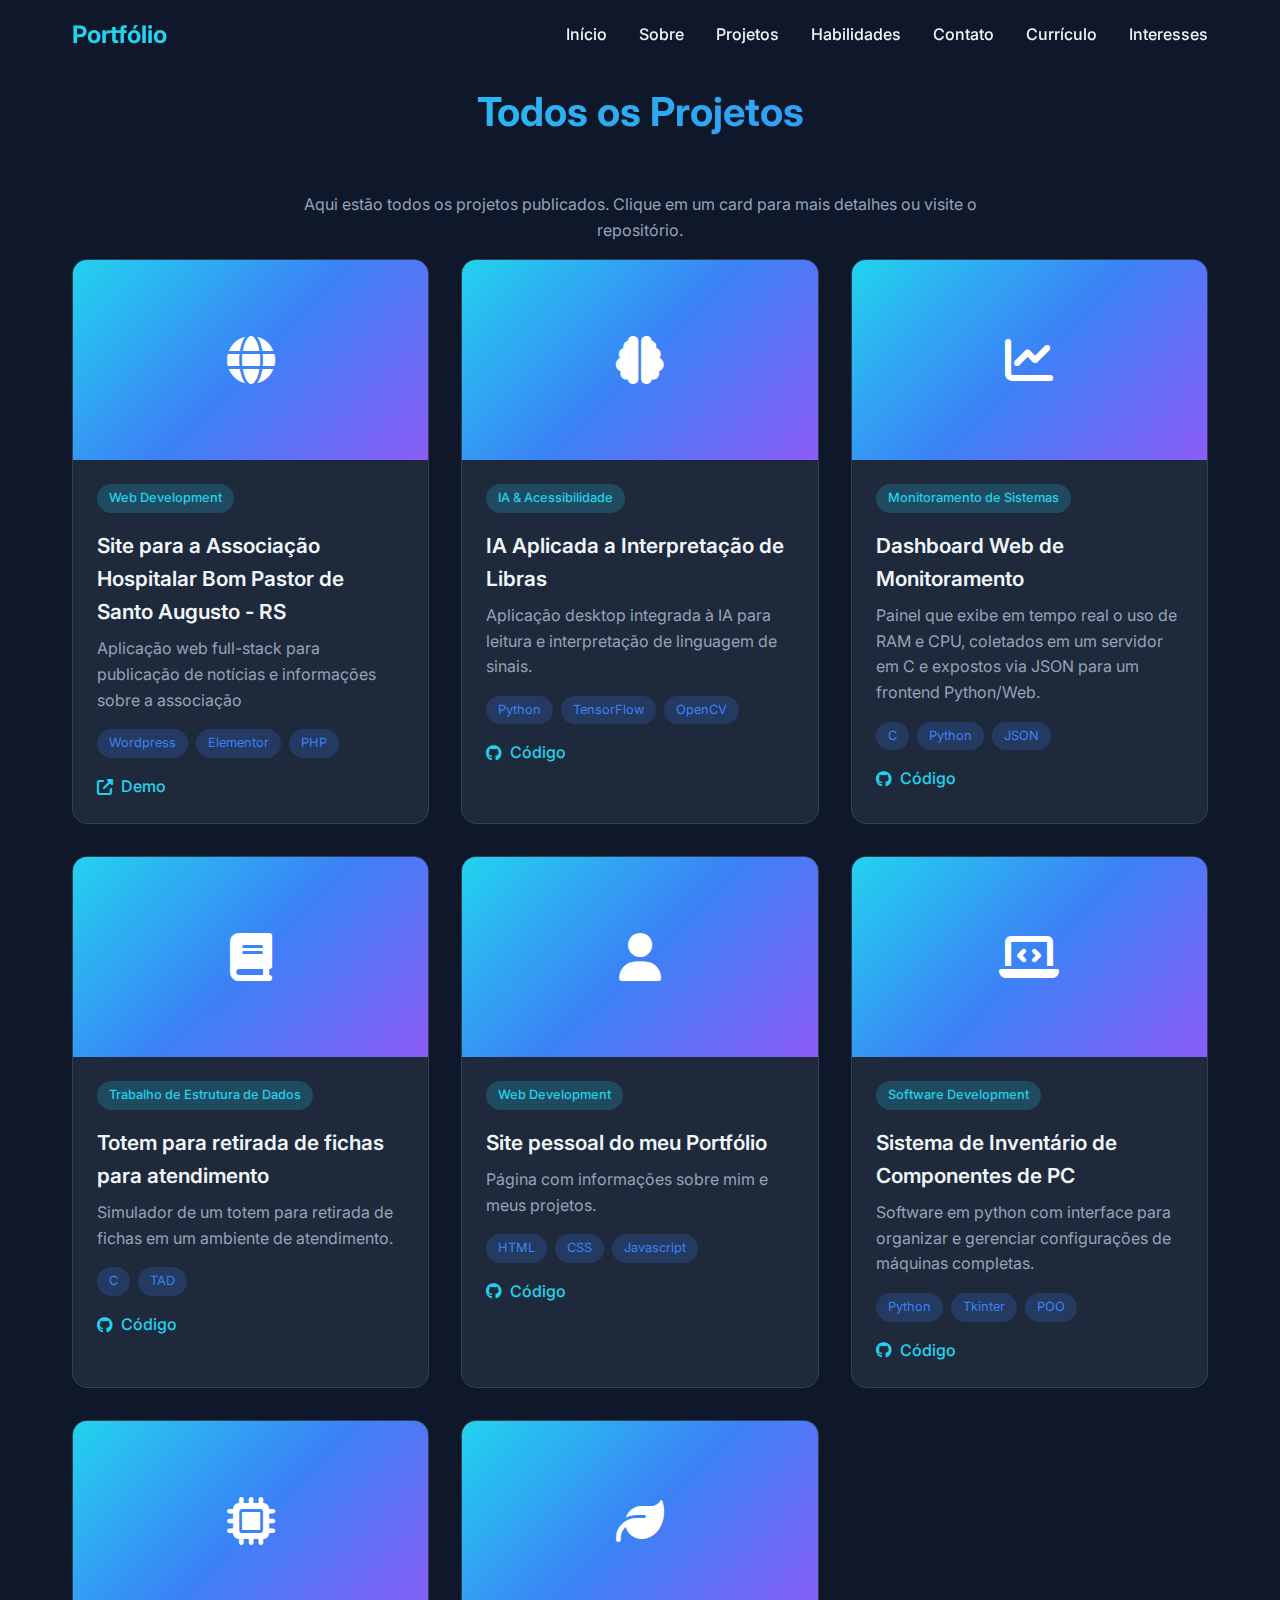
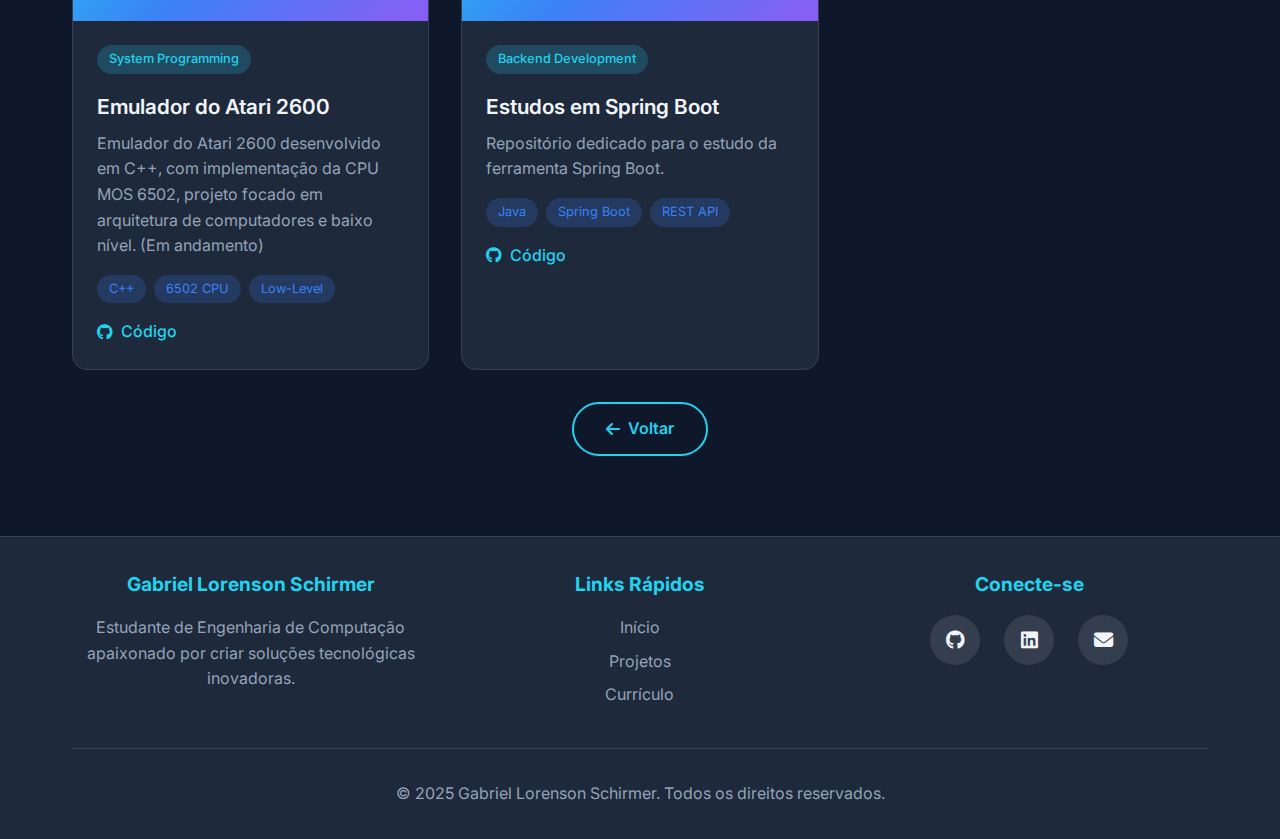
<file: sub/projects.html>
<!DOCTYPE html>
<html lang="pt-BR">
<head>
	<meta charset="UTF-8">
	<meta name="viewport" content="width=device-width, initial-scale=1.0">
	<title>Todos os Projetos - Gabriel L. Schirmer</title>
	<link href="https://fonts.googleapis.com/css2?family=Inter:wght@300;400;500;600;700&display=swap" rel="stylesheet">
	<link rel="stylesheet" href="https://cdnjs.cloudflare.com/ajax/libs/font-awesome/6.4.0/css/all.min.css">
	<link rel="stylesheet" href="../style.css">
	<link rel="icon" type="image/x-icon" href="https://github.com/fluidicon.png">
</head>
<body>
	<nav class="navbar" id="navbar">
		<div class="nav-container">
			<a href="../index.html" class="nav-logo">Portfólio</a>
			<ul class="nav-menu" id="nav-menu">
				<li><a href="../index.html#home" class="nav-link">Início</a></li>
				<li><a href="../index.html#about" class="nav-link">Sobre</a></li>
				<li><a href="../index.html#projects" class="nav-link">Projetos</a></li>
				<li><a href="../index.html#skills" class="nav-link">Habilidades</a></li>
				<li><a href="../index.html#contact" class="nav-link">Contato</a></li>
				<li><a href="curriculum.html" class="nav-link">Currículo</a></li>
				<li><a href="love.html" class="nav-link">Interesses</a></li>
			</ul>
			<div class="hamburger" id="hamburger">
				<span></span>
				<span></span>
				<span></span>
			</div>
		</div>
	</nav>

	<section class="section">
		<div class="container">
			<h2 class="section-title">Todos os Projetos</h2>
			<p class="section-description">Aqui estão todos os projetos publicados. Clique em um card para mais detalhes ou visite o repositório.</p>

			<div class="projects-grid">
				<div class="project-card">
					<div class="project-header"><i class="fas fa-globe"></i></div>
					<div class="project-content">
						<span class="project-category">Web Development</span>
						<h3 class="project-title">Site para a Associação Hospitalar Bom Pastor de Santo Augusto - RS</h3>
						<p class="project-description">Aplicação web full-stack para publicação de notícias e informações sobre a associação</p>
						<div class="project-tech"><span class="tech-tag">Wordpress</span><span class="tech-tag">Elementor</span><span class="tech-tag">PHP</span></div>
						<div class="project-links"><a href="https://www.hospibompastor.com.br" class="project-link" target="_blank"><i class="fas fa-external-link-alt"></i> Demo</a></div>
					</div>
				</div>

				<div class="project-card">
					<div class="project-header"><i class="fas fa-brain"></i></div>
					<div class="project-content">
						<span class="project-category">IA &amp; Acessibilidade</span>
						<h3 class="project-title">IA Aplicada a Interpretação de Libras</h3>
						<p class="project-description">Aplicação desktop integrada à IA para leitura e interpretação de linguagem de sinais.</p>
						<div class="project-tech"><span class="tech-tag">Python</span><span class="tech-tag">TensorFlow</span><span class="tech-tag">OpenCV</span></div>
						<div class="project-links"><a href="https://github.com/mika-font/20-import-nome_da_equipe" class="project-link" target="_blank"><i class="fab fa-github"></i> Código</a></div>
					</div>
				</div>

				<div class="project-card">
                    <div class="project-header"><i class="fas fa-chart-line"></i></div>
                    <div class="project-content">
                        <span class="project-category">Monitoramento de Sistemas</span>
                        <h3 class="project-title">Dashboard Web de Monitoramento</h3>
                        <p class="project-description">Painel que exibe em tempo real o uso de RAM e CPU, coletados em um servidor em C e expostos via JSON para um frontend Python/Web.</p>
                        <div class="project-tech"><span class="tech-tag">C</span><span class="tech-tag">Python</span><span class="tech-tag">JSON</span></div>
                        <div class="project-links"><a href="https://github.com/schirmr/monitoring-system" class="project-link" target="_blank"><i class="fab fa-github"></i> Código</a></div>
                    </div>
                </div>

				<div class="project-card">
					<div class="project-header"><i class="fas fa-book"></i></div>
					<div class="project-content">
						<span class="project-category">Trabalho de Estrutura de Dados</span>
						<h3 class="project-title">Totem para retirada de fichas para atendimento</h3>
						<p class="project-description">Simulador de um totem para retirada de fichas em um ambiente de atendimento.</p>
						<div class="project-tech"><span class="tech-tag">C</span><span class="tech-tag">TAD</span></div>
						<div class="project-links"><a href="https://github.com/schirmr/Trabalho_Estrutura_de_Dados" class="project-link" target="_blank"><i class="fab fa-github"></i> Código</a></div>
					</div>
				</div>

				<div class="project-card">
					<div class="project-header"><i class="fas fa-user"></i></div>
					<div class="project-content">
						<span class="project-category">Web Development</span>
						<h3 class="project-title">Site pessoal do meu Portfólio</h3>
						<p class="project-description">Página com informações sobre mim e meus projetos.</p>
						<div class="project-tech"><span class="tech-tag">HTML</span><span class="tech-tag">CSS</span><span class="tech-tag">Javascript</span></div>
						<div class="project-links"><a href="https://github.com/schirmr/schirmr.github.io" class="project-link" target="_blank"><i class="fab fa-github"></i> Código</a></div>
					</div>
				</div>

				<div class="project-card">
					<div class="project-header"><i class="fas fa-laptop-code"></i></div>
					<div class="project-content">
						<span class="project-category">Software Development</span>
						<h3 class="project-title">Sistema de Inventário de Componentes de PC</h3>
						<p class="project-description">Software em python com interface para organizar e gerenciar configurações de máquinas completas.</p>
						<div class="project-tech"><span class="tech-tag">Python</span><span class="tech-tag">Tkinter</span><span class="tech-tag">POO</span></div>
						<div class="project-links"><a href="https://github.com/schirmr/trabalho_prog_orientada_obj" class="project-link" target="_blank"><i class="fab fa-github"></i> Código</a></div>
					</div>
				</div>

				<div class="project-card">
                    <div class="project-header">
                        <i class="fas fa-microchip"></i>
                    </div>
                    <div class="project-content">
                        <span class="project-category">System Programming</span>
                        <h3 class="project-title">Emulador do Atari 2600</h3>
                        <p class="project-description">Emulador do Atari 2600 desenvolvido em C++, com implementação da CPU MOS 6502, projeto focado em arquitetura de computadores e baixo nível. (Em andamento)</p>
                        <div class="project-tech">
                            <span class="tech-tag">C++</span>
                            <span class="tech-tag">6502 CPU</span>
                            <span class="tech-tag">Low-Level</span>
                        </div>
                        <div class="project-links">
                            <a href="https://github.com/schirmr/atari2600-emulator" class="project-link" target="_blank">
                                <i class="fab fa-github"></i> Código
                            </a>
                        </div>
                    </div>
                </div>

				<div class="project-card">
    				<div class="project-header">
        				<i class="fas fa-leaf"></i>
   					</div>
    				<div class="project-content">
       					<span class="project-category">Backend Development</span>
        				<h3 class="project-title">Estudos em Spring Boot</h3>
        				<p class="project-description">
							Repositório dedicado para o estudo da ferramenta Spring Boot.
        				</p>
        				<div class="project-tech">
            				<span class="tech-tag">Java</span>
            				<span class="tech-tag">Spring Boot</span>
            				<span class="tech-tag">REST API</span>
        				</div>
        				<div class="project-links">
            				<a href="https://github.com/schirmr/learn-spring" class="project-link" target="_blank">
                				<i class="fab fa-github"></i> Código
            				</a>
       					</div>
    				</div>
				</div>


			</div>

			<div style="text-align:center; margin-top:2rem;">
				<a href="../index.html" class="btn btn-outline"><i class="fas fa-arrow-left"></i> Voltar</a>
			</div>
		</div>
	</section>

	<footer class="footer">
		<div class="container">
			<div class="footer-content">
				<div class="footer-section">
					<h4>Gabriel Lorenson Schirmer</h4>
					<p style="color: var(--text-secondary);">Estudante de Engenharia de Computação apaixonado por criar soluções tecnológicas inovadoras.</p>
				</div>
				<div class="footer-section">
					<h4>Links Rápidos</h4>
					<ul class="footer-links">
						<li><a href="../index.html#home">Início</a></li>
						<li><a href="../index.html#projects">Projetos</a></li>
						<li><a href="curriculum.html">Currículo</a></li>
					</ul>
				</div>
				<div class="footer-section">
					<h4>Conecte-se</h4>
					<div class="social-links" style="margin-top: 1rem;">
						<a href="https://github.com/schirmr" target="_blank" class="social-link"><i class="fab fa-github"></i></a>
						<a href="https://linkedin.com/in/schirmr" target="_blank" class="social-link"><i class="fab fa-linkedin"></i></a>
						<a href="mailto:schirmr@outlook.com" class="social-link"><i class="fas fa-envelope"></i></a>
					</div>
				</div>
			</div>
			<div class="footer-bottom"><p>&copy; 2025 Gabriel Lorenson Schirmer. Todos os direitos reservados.</p></div>
		</div>
	</footer>

	<script src="../script.js"></script>
</body>
</html>
</file>
<file: style.css>
:root {
    --primary-color: #22D3EE;
    --secondary-color: #3B82F6;
    --accent-color: #8B5CF6;
    --dark-bg: #0F172A;
    --dark-secondary: #1E293B;
    --text-primary: #F1F5F9;
    --text-secondary: #94A3B8;
    --card-bg: #1E293B;
    --border-color: #334155;
}

* {
    margin: 0;
    padding: 0;
    box-sizing: border-box;
}

html {
    scroll-behavior: smooth;
}

body {
    font-family: 'Inter', sans-serif;
    background-color: var(--dark-bg);
    color: var(--text-primary);
    line-height: 1.6;
    overflow-x: hidden;
}

/* Animação de carregamento */
.loader {
    position: fixed;
    top: 0;
    left: 0;
    width: 100vw;
    height: 100vh;
    background: var(--dark-bg);
    display: flex;
    justify-content: center;
    align-items: center;
    z-index: 9999;
    transition: opacity 0.5s ease;
}

.loader.hidden {
    opacity: 0;
    pointer-events: none;
}

.loader-content {
    text-align: center;
}

.loader-logo {
    width: 60px;
    height: 60px;
    border: 3px solid var(--primary-color);
    border-top: 3px solid transparent;
    border-radius: 50%;
    animation: spin 1s linear infinite;
    margin: 0 auto 20px;
}

@keyframes spin {
    0% { transform: rotate(0deg); }
    100% { transform: rotate(360deg); }
}

/* Nav */
.navbar {
    position: fixed;
    top: 0;
    left: 0;
    right: 0;
    background: rgba(15, 23, 42, 0.9);
    backdrop-filter: blur(10px);
    z-index: 1000;
    transition: all 0.3s ease;
    padding: 1rem 0;
}

.navbar.scrolled {
    background: rgba(15, 23, 42, 0.95);
    box-shadow: 0 2px 20px rgba(0, 0, 0, 0.3);
}

.nav-container {
    max-width: 1200px;
    margin: 0 auto;
    padding: 0 2rem;
    display: flex;
    justify-content: space-between;
    align-items: center;
}

.nav-logo {
    font-size: 1.5rem;
    font-weight: 700;
    color: var(--primary-color);
    text-decoration: none;
}

.nav-menu {
    display: flex;
    list-style: none;
    gap: 2rem;
}

.nav-link {
    color: var(--text-primary);
    text-decoration: none;
    font-weight: 500;
    transition: color 0.3s ease;
    position: relative;
}

.nav-link:hover,
.nav-link.active {
    color: var(--primary-color);
}

.nav-link::after {
    content: '';
    position: absolute;
    bottom: -5px;
    left: 0;
    width: 0;
    height: 2px;
    background: var(--primary-color);
    transition: width 0.3s ease;
}

.nav-link:hover::after,
.nav-link.active::after {
    width: 100%;
}

.hamburger {
    display: none;
    flex-direction: column;
    cursor: pointer;
    gap: 4px;
}

.hamburger span {
    width: 25px;
    height: 3px;
    background: var(--text-primary);
    transition: 0.3s;
}

.hamburger.active span:nth-child(1) {
    transform: rotate(45deg) translate(5px, 5px);
}

.hamburger.active span:nth-child(2) {
    opacity: 0;
}

.hamburger.active span:nth-child(3) {
    transform: rotate(-45deg) translate(7px, -6px);
}

/* Hero Section */
.hero {
    min-height: 100vh;
    display: flex;
    align-items: center;
    justify-content: center;
    position: relative;
    background: linear-gradient(135deg, var(--dark-bg) 0%, var(--dark-secondary) 100%);
    overflow: hidden;
}

.hero::before {
    content: '';
    position: absolute;
    top: 0;
    left: 0;
    right: 0;
    bottom: 0;
    background: radial-gradient(circle at 20% 50%, rgba(34, 211, 238, 0.1) 0%, transparent 50%),
                radial-gradient(circle at 80% 20%, rgba(59, 130, 246, 0.1) 0%, transparent 50%);
}

.hero-content {
    text-align: center;
    z-index: 1;
    max-width: 800px;
    padding: 0 2rem;
    animation: fadeInUp 1s ease 0.5s both;
}

.hero-title {
    font-size: clamp(2.5rem, 5vw, 4rem);
    font-weight: 700;
    margin-bottom: 1rem;
    background: linear-gradient(135deg, var(--primary-color), var(--secondary-color));
    -webkit-background-clip: text;
    -webkit-text-fill-color: transparent;
    background-clip: text;
}

.hero-subtitle {
    font-size: clamp(1.2rem, 2.5vw, 1.5rem);
    color: var(--text-secondary);
    margin-bottom: 1.5rem;
    animation: fadeInUp 1s ease 0.7s both;
}

.hero-tagline {
    font-size: clamp(1rem, 2vw, 1.2rem);
    color: var(--text-primary);
    margin-bottom: 2.5rem;
    animation: fadeInUp 1s ease 0.9s both;
}

.hero-buttons {
    display: flex;
    gap: 1rem;
    justify-content: center;
    flex-wrap: wrap;
    animation: fadeInUp 1s ease 1.1s both;
}

.btn {
    display: inline-flex;
    align-items: center;
    gap: 0.5rem;
    padding: 0.75rem 2rem;
    border: none;
    border-radius: 50px;
    font-weight: 600;
    text-decoration: none;
    transition: all 0.3s ease;
    cursor: pointer;
    position: relative;
    overflow: hidden;
}

.btn-primary {
    background: linear-gradient(135deg, var(--primary-color), var(--secondary-color));
    color: var(--dark-bg);
}

.btn-primary:hover {
    transform: translateY(-2px);
    box-shadow: 0 10px 25px rgba(34, 211, 238, 0.3);
}

.btn-outline {
    background: transparent;
    color: var(--primary-color);
    border: 2px solid var(--primary-color);
}

.btn-outline:hover {
    background: var(--primary-color);
    color: var(--dark-bg);
    transform: translateY(-2px);
}

.social-links {
    margin-top: 3rem;
    display: flex;
    justify-content: center;
    gap: 1.5rem;
    animation: fadeInUp 1s ease 1.3s both;
}

.social-link {
    display: flex;
    align-items: center;
    justify-content: center;
    width: 50px;
    height: 50px;
    background: rgba(255, 255, 255, 0.1);
    border-radius: 50%;
    color: var(--text-primary);
    font-size: 1.2rem;
    transition: all 0.3s ease;
    text-decoration: none;
}

.social-link:hover {
    background: var(--primary-color);
    color: var(--dark-bg);
    transform: translateY(-2px);
}

/* Animações */
@keyframes fadeInUp {
    from {
        opacity: 0;
        transform: translateY(30px);
    }
    to {
        opacity: 1;
        transform: translateY(0);
    }
}

.fade-in {
    opacity: 0;
    transform: translateY(30px);
    transition: all 0.6s ease;
}

.fade-in.visible {
    opacity: 1;
    transform: translateY(0);
}

/* Section styles */
.section {
    padding: 5rem 0;
    position: relative;
}

.container {
    max-width: 1200px;
    margin: 0 auto;
    padding: 0 2rem;
}

.section-title {
    text-align: center;
    font-size: 2.5rem;
    font-weight: 700;
    margin-bottom: 3rem;
    background: linear-gradient(135deg, var(--primary-color), var(--secondary-color));
    -webkit-background-clip: text;
    -webkit-text-fill-color: transparent;
    background-clip: text;
}

.about-content {
    display: grid;
    grid-template-columns: 1fr 2fr;
    gap: 3rem;
    align-items: center;
}

.about-image {
    text-align: center;
}

.profile-img {
    width: 300px;
    height: 300px;
    border-radius: 50%;
    overflow: hidden;
    margin: 0 auto;
    box-shadow: 0 20px 40px rgba(0, 0, 0, 0.3);
    background: linear-gradient(135deg, rgba(34,211,238,0.08), rgba(59,130,246,0.06));
    display: block;
}

.profile-img img {
    width: 100%;
    height: 100%;
    display: block;
    object-fit: cover;
}

.about-text h3 {
    font-size: 1.8rem;
    margin-bottom: 1rem;
    color: var(--primary-color);
}

.about-text p {
    font-size: 1.1rem;
    line-height: 1.8;
    margin-bottom: 1.5rem;
    color: var(--text-secondary);
}

.about-stats {
    display: grid;
    grid-template-columns: repeat(auto-fit, minmax(150px, 1fr));
    gap: 1rem;
    margin-top: 2rem;
}

.stat-item {
    text-align: center;
    padding: 1rem;
    background: rgba(255, 255, 255, 0.05);
    border-radius: 10px;
    border: 1px solid var(--border-color);
}

.stat-number {
    font-size: 2rem;
    font-weight: 700;
    color: var(--primary-color);
}

.stat-label {
    font-size: 0.9rem;
    color: var(--text-secondary);
}

.projects-grid {
    display: grid;
    grid-template-columns: repeat(auto-fit, minmax(350px, 1fr));
    gap: 2rem;
}

/* Limita na homepage para no máximo 6 projetos na classe .projects-preview */
.projects-grid.projects-preview > .project-card:nth-child(n+7) {
    display: none;
}

#more-projects-btn {
    display: inline-flex;
    align-items: center;
    gap: 0.5rem;
}

.project-card {
    background: var(--card-bg);
    border-radius: 15px;
    overflow: hidden;
    transition: all 0.3s ease;
    border: 1px solid var(--border-color);
    position: relative;
}

.project-card:hover {
    transform: translateY(-10px);
    box-shadow: 0 20px 40px rgba(0, 0, 0, 0.3);
}

.project-header {
    height: 200px;
    background: linear-gradient(135deg, var(--primary-color), var(--secondary-color), var(--accent-color));
    display: flex;
    align-items: center;
    justify-content: center;
    font-size: 3rem;
    color: white;
    position: relative;
    overflow: hidden;
}

.project-content {
    padding: 1.5rem;
}

.project-category {
    display: inline-block;
    padding: 0.25rem 0.75rem;
    background: rgba(34, 211, 238, 0.2);
    color: var(--primary-color);
    border-radius: 20px;
    font-size: 0.8rem;
    font-weight: 500;
    margin-bottom: 1rem;
}

.project-title {
    font-size: 1.3rem;
    font-weight: 600;
    margin-bottom: 0.5rem;
    color: var(--text-primary);
}

.project-description {
    color: var(--text-secondary);
    margin-bottom: 1rem;
    line-height: 1.6;
}

.project-tech {
    display: flex;
    flex-wrap: wrap;
    gap: 0.5rem;
    margin-bottom: 1rem;
}

.tech-tag {
    padding: 0.25rem 0.75rem;
    background: rgba(59, 130, 246, 0.2);
    color: var(--secondary-color);
    border-radius: 15px;
    font-size: 0.8rem;
}

.project-links {
    display: flex;
    gap: 1rem;
}

.project-link {
    display: inline-flex;
    align-items: center;
    gap: 0.5rem;
    color: var(--primary-color);
    text-decoration: none;
    font-weight: 500;
    transition: color 0.3s ease;
}

.project-link:hover {
    color: var(--secondary-color);
}

.skills-grid {
    display: grid;
    grid-template-columns: repeat(auto-fit, minmax(300px, 1fr));
    gap: 2rem;
}

.skill-category {
    background: var(--card-bg);
    padding: 2rem;
    border-radius: 15px;
    border: 1px solid var(--border-color);
    transition: all 0.3s ease;
}

.skill-category:hover {
    transform: translateY(-5px);
    box-shadow: 0 15px 30px rgba(0, 0, 0, 0.2);
}

.skill-category h3 {
    font-size: 1.4rem;
    margin-bottom: 1.5rem;
    color: var(--primary-color);
    display: flex;
    align-items: center;
    gap: 0.5rem;
}

.skill-item {
    margin-bottom: 1rem;
}

.skill-name {
    display: flex;
    justify-content: space-between;
    margin-bottom: 0.5rem;
    color: var(--text-primary);
}

/* Star rating for skills (0..5, suportando metade de uma estrela) */
.skill-rating {
    display: inline-flex;
    align-items: center;
    gap: 0.25rem;
    font-size: 0.95rem;
}
.skill-rating i {
    color: rgba(255,255,255,0.12);
    transition: color 0.25s ease;
}
.skill-rating i.fas {
    color: var(--primary-color);
}
.skill-rating i.fas.fa-star-half-alt,
.skill-rating i.fas.fa-star-half-stroke {
    color: var(--primary-color);
}

.skill-list {
    list-style: none;
}

.skill-list li {
    padding: 0.5rem 0;
    color: var(--text-secondary);
    display: flex;
    align-items: center;
    gap: 0.5rem;
}

.skill-list li::before {
    content: '✓';
    color: var(--primary-color);
    font-weight: bold;
}

.section-description {
    max-width: 700px;
    margin: 0 auto 1rem;
    text-align: center;
    color: var(--text-secondary);
}

.courses-meta {
    display: flex;
    flex-wrap: wrap;
    gap: 1.5rem;
    justify-content: center;
    margin-bottom: 1rem;
    color: var(--text-secondary);
    font-size: 0.95rem;
}

.course-mga {
    display: flex;
    align-items: center;
    justify-content: center;
    gap: 0.75rem;
    padding: 0.75rem 1.25rem;
    border-radius: 12px;
    background: linear-gradient(135deg, rgba(34,211,238,0.06), rgba(59,130,246,0.06));
    color: var(--text-primary);
    font-weight: 700;
    font-size: 1rem;
    border: 1px solid rgba(34,211,238,0.18);
    box-shadow: 0 10px 30px rgba(34,211,238,0.04);
    margin: 0 auto 1.0rem;
    max-width: 520px;
    width: fit-content;
}

.course-mga span {
    color: var(--text-primary);
    display: inline-flex;
    align-items: baseline;
    gap: 0.5rem;
}

.course-mga strong {
    color: var(--primary-color);
    font-size: 1.25rem;
    font-weight: 800;
}

.courses-filter {
    display: flex;
    flex-wrap: wrap;
    justify-content: center;
    gap: 0.75rem;
    margin-bottom: 2rem;
}

.filter-button {
    padding: 0.5rem 1rem;
    border-radius: 30px;
    background: rgba(255, 255, 255, 0.05);
    border: 1px solid var(--border-color);
    color: var(--text-secondary);
    font-weight: 500;
    transition: all 0.3s ease;
    cursor: pointer;
}

.filter-button:hover,
.filter-button:focus {
    border-color: var(--primary-color);
    color: var(--text-primary);
    outline: none;
}

.filter-button.active {
    background: linear-gradient(135deg, var(--primary-color), var(--secondary-color));
    color: var(--dark-bg);
    border-color: transparent;
}

.courses-grid {
    display: grid;
    grid-template-columns: repeat(auto-fit, minmax(280px, 1fr));
    gap: 1.5rem;
}

.course-card {
    position: relative;
    background: var(--card-bg);
    border-radius: 15px;
    border: 1px solid var(--border-color);
    padding: 1.5rem;
    transition: transform 0.3s ease, box-shadow 0.3s ease;
    overflow: hidden;
}

.course-card.is-hidden {
    display: none;
}

/* Estado: disciplina ainda não cursada */
.course-card.not-completed {
    filter: grayscale(45%);
    border: 1px dashed var(--border-color);
}

.course-card.not-completed::after {
    content: 'Não cursada';
    position: absolute;
    left: 50%;
    top: 12px;
    transform: translateX(-50%);
    background: rgba(15, 23, 42, 0.8);
    color: #94A3B8;
    border: 1px dashed #64748B;
    padding: 0.35rem 0.75rem;
    border-radius: 999px;
    font-size: 0.8rem;
    font-weight: 600;
    letter-spacing: 0.02em;
    pointer-events: none;
}

.course-card.not-completed:hover,
.course-card.not-completed:focus {
    transform: translateY(-4px);
    box-shadow: 0 12px 24px rgba(0, 0, 0, 0.25);
}

.course-card.eletive {
    background: linear-gradient(135deg, rgba(139, 92, 246, 0.16), rgba(34, 211, 238, 0.12));
    border-color: rgba(139, 92, 246, 0.55);
}

/* Eletivas devem se destacar mesmo não cursadas */
.course-card.eletive.not-completed {
    filter: none;
}

.course-card:hover,
.course-card:focus {
    transform: translateY(-8px);
    box-shadow: 0 18px 35px rgba(0, 0, 0, 0.35);
}

.course-card:focus {
    outline: 2px solid var(--primary-color);
    outline-offset: 4px;
}

.course-badge {
    display: flex;
    justify-content: space-between;
    align-items: center;
    margin-bottom: 1rem;
    font-size: 0.85rem;
    color: var(--primary-color);
    text-transform: uppercase;
    letter-spacing: 0.05em;
}

.course-name {
    font-size: 1.2rem;
    font-weight: 600;
    margin-bottom: 0.75rem;
    color: var(--text-primary);
}

.course-summary {
    color: var(--text-secondary);
    line-height: 1.6;
    margin-bottom: 1.25rem;
}

.course-info {
    display: flex;
    flex-wrap: wrap;
    gap: 1rem;
    font-size: 0.85rem;
    color: var(--text-secondary);
}

.course-info span {
    display: inline-flex;
    align-items: center;
    gap: 0.35rem;
}

.course-info i {
    color: var(--primary-color);
}

.course-tags {
    list-style: none;
    display: flex;
    flex-wrap: wrap;
    gap: 0.5rem;
    margin-top: 1.25rem;
}

.course-tags li {
    padding: 0.35rem 0.75rem;
    background: rgba(59, 130, 246, 0.18);
    color: var(--secondary-color);
    border-radius: 12px;
    font-size: 0.75rem;
    font-weight: 500;
}

.course-overlay {
    position: absolute;
    inset: 0;
    padding: 2rem;
    background: rgba(15, 23, 42, 0.95);
    display: flex;
    flex-direction: column;
    justify-content: center;
    gap: 0.75rem;
    opacity: 0;
    transform: translateY(20px);
    transition: opacity 0.3s ease, transform 0.3s ease;
    pointer-events: none;
}

.course-card:hover .course-overlay,
.course-card:focus .course-overlay {
    opacity: 1;
    transform: translateY(0);
    pointer-events: auto;
}

.course-overlay p {
    margin: 0;
    color: var(--text-primary);
    line-height: 1.5;
}

.course-overlay strong {
    color: var(--primary-color);
}

/* Axis label for course cards */
.axis-label {
    display: inline-block;
    margin: 0 0 0.75rem 0;
    padding: 0.35rem 0.6rem;
    border-radius: 10px;
    font-size: 0.75rem;
    font-weight: 700;
    letter-spacing: 0.02em;
    border: 1px solid currentColor;
    user-select: none;
}

.axis-sei {
    color: var(--accent-color);
    background: rgba(139, 92, 246, 0.12);
}

.axis-scf {
    color: var(--primary-color);
    background: rgba(34, 211, 238, 0.14);
}

.timeline {
    position: relative;
    max-width: 800px;
    margin: 0 auto;
}

.timeline::before {
    content: '';
    position: absolute;
    left: 50%;
    top: 0;
    bottom: 0;
    width: 2px;
    background: var(--primary-color);
    transform: translateX(-50%);
}

.timeline-item {
    position: relative;
    margin-bottom: 2rem;
    width: 45%;
    padding: 0 1rem;
}

.timeline-item:nth-child(odd) {
    left: 0;
}

.timeline-item:nth-child(even) {
    left: 55%;
}

.timeline-content {
    background: var(--card-bg);
    padding: 1.5rem;
    border-radius: 10px;
    border: 1px solid var(--border-color);
    position: relative;
}

/* adiciona margem para não ficar sob a data (desktop) */
.timeline-item:nth-child(odd) .timeline-content {
    margin-right: 50px; /* espaço para a data à direita */
}

.timeline-item:nth-child(even) .timeline-content {
    margin-left: 50px; /* espaço para a data à esquerda */
}

.timeline-item:nth-child(odd) .timeline-content::after {
    content: '';
    position: absolute;
    right: -10px;
    top: 20px;
    width: 0;
    height: 0;
    border: 10px solid transparent;
    border-left-color: var(--card-bg);
}

.timeline-item:nth-child(even) .timeline-content::after {
    content: '';
    position: absolute;
    left: -10px;
    top: 20px;
    width: 0;
    height: 0;
    border: 10px solid transparent;
    border-right-color: var(--card-bg);
}

.timeline-date {
    position: absolute;
    top: 50%;
    transform: translateY(-50%);
    background: var(--primary-color);
    color: var(--dark-bg);
    padding: 0.5rem 1rem;
    border-radius: 20px;
    font-size: 0.9rem;
    font-weight: 600;
    z-index: 2;
}

.timeline-item:nth-child(odd) .timeline-date {
    right: -60px;
}

.timeline-item:nth-child(even) .timeline-date {
    left: -60px;
}

.timeline-title {
    font-size: 1.2rem;
    font-weight: 600;
    margin-bottom: 0.5rem;
    color: var(--text-primary);
}

.timeline-description {
    color: var(--text-secondary);
    line-height: 1.6;
}

.timeline-type {
    display: inline-block;
    padding: 0.25rem 0.75rem;
    border-radius: 15px;
    font-size: 0.8rem;
    font-weight: 500;
    margin-bottom: 0.5rem;
}

.timeline-type.education {
    background: rgba(34, 211, 238, 0.2);
    color: var(--primary-color);
}

.timeline-type.experience {
    background: rgba(59, 130, 246, 0.2);
    color: var(--secondary-color);
}

.timeline-type.certification {
    background: rgba(139, 92, 246, 0.2);
    color: var(--accent-color);
}

.contact-content {
    display: grid;
    grid-template-columns: 1fr 1fr;
    gap: 3rem;
    align-items: start;
}

.contact-info h3 {
    font-size: 1.5rem;
    margin-bottom: 1rem;
    color: var(--primary-color);
}

.contact-info p {
    color: var(--text-secondary);
    margin-bottom: 2rem;
    line-height: 1.6;
}

.contact-methods {
    list-style: none;
}

.contact-methods li {
    display: flex;
    align-items: center;
    gap: 1rem;
    padding: 1rem 0;
    border-bottom: 1px solid var(--border-color);
}

.contact-methods li:last-child {
    border-bottom: none;
}

.contact-icon {
    width: 40px;
    height: 40px;
    background: var(--primary-color);
    border-radius: 50%;
    display: flex;
    align-items: center;
    justify-content: center;
    color: var(--dark-bg);
}

.contact-form {
    background: var(--card-bg);
    padding: 2rem;
    border-radius: 15px;
    border: 1px solid var(--border-color);
}

.form-group {
    margin-bottom: 1.5rem;
}

.form-label {
    display: block;
    margin-bottom: 0.5rem;
    color: var(--text-primary);
    font-weight: 500;
}

.form-control {
    width: 100%;
    padding: 0.75rem;
    background: rgba(255, 255, 255, 0.05);
    border: 1px solid var(--border-color);
    border-radius: 8px;
    color: var(--text-primary);
    font-size: 1rem;
    transition: all 0.3s ease;
}

.form-control:focus {
    outline: none;
    border-color: var(--primary-color);
    box-shadow: 0 0 0 3px rgba(34, 211, 238, 0.1);
}

textarea.form-control {
    resize: vertical;
    min-height: 120px;
}

/* Footer */
.footer {
    background: var(--dark-secondary);
    padding: 2rem 0;
    text-align: center;
    border-top: 1px solid var(--border-color);
}

.footer-content {
    display: grid;
    grid-template-columns: repeat(auto-fit, minmax(250px, 1fr));
    gap: 2rem;
    margin-bottom: 2rem;
}

.footer-section h4 {
    font-size: 1.2rem;
    margin-bottom: 1rem;
    color: var(--primary-color);
}

.footer-links {
    list-style: none;
}

.footer-links li {
    margin-bottom: 0.5rem;
}

.footer-links a {
    color: var(--text-secondary);
    text-decoration: none;
    transition: color 0.3s ease;
}

.footer-links a:hover {
    color: var(--primary-color);
}

.footer-bottom {
    border-top: 1px solid var(--border-color);
    padding-top: 2rem;
    color: var(--text-secondary);
}

/* Botão Voltar ao Topo */
.back-to-top {
    position: fixed;
    bottom: 2rem;
    right: 2rem;
    width: 50px;
    height: 50px;
    background: var(--primary-color);
    color: var(--dark-bg);
    border: none;
    border-radius: 50%;
    cursor: pointer;
    display: flex;
    align-items: center;
    justify-content: center;
    font-size: 1.2rem;
    transition: all 0.3s ease;
    opacity: 0;
    visibility: hidden;
    z-index: 1000;
}

.back-to-top.visible {
    opacity: 1;
    visibility: visible;
}

.back-to-top:hover {
    background: var(--secondary-color);
    transform: translateY(-3px);
}

/* Styles p/ celulares */
@media (max-width: 768px) {
    .nav-menu {
        position: fixed;
        top: 70px;
        left: -100%;
        width: 100%;
        height: calc(100vh - 70px);
        background: var(--dark-bg);
        flex-direction: column;
        justify-content: flex-start;
        align-items: center;
        padding-top: 2rem;
        transition: left 0.3s ease;
    }

    .nav-menu.active {
        left: 0;
    }

    .hamburger {
        display: flex;
    }

    .about-content {
        grid-template-columns: 1fr;
        text-align: center;
    }

    .profile-img {
        width: 200px;
        height: 200px;
        font-size: 3rem;
    }

    .hero-buttons {
        flex-direction: column;
        align-items: center;
    }

    .projects-grid {
        grid-template-columns: 1fr;
    }

    .skills-grid {
        grid-template-columns: 1fr;
    }

    .timeline::before {
        left: 1rem;
    }

    .timeline-item {
        width: 100%;
        left: 0 !important;
        padding-left: 1rem;
    }

    .timeline-item .timeline-date {
        position: relative;
        left: auto !important;
        right: auto !important;
        top: auto !important;
        transform: none !important;
        display: inline-block;
        margin: 0 0 0.5rem 0;
        font-size: 0.9rem;
    }

    .timeline-content::after {
        display: none;
    }

    .contact-content {
        grid-template-columns: 1fr;
    }

    .container {
        padding: 0 1rem;
    }
}

@media (max-width: 480px) {
    .timeline-item {
        padding-left: 2rem;
    }

    .timeline-item .timeline-date {
        position: relative !important;
        left: auto !important;
        right: auto !important;
        top: auto !important;
        transform: none !important;
        display: inline-block;
        margin: 0 0 0.4rem 0;
        font-size: 0.8rem;
        padding: 0.3rem 0.6rem;
        white-space: nowrap;
    }

    .courses-grid {
        grid-template-columns: 1fr;
    }

    .courses-filter {
        gap: 0.5rem;
    }
}

/* iPhone 12 mini, iPhone 13 mini e telas entre 360–380px */
@media (max-width: 380px) and (min-width: 360px) {

    .social-icons {
        padding-left: 1rem;
        padding-right: 1rem;
        gap: 1rem;
    }

    .social-icons a {
        margin: 0 0.5rem;
    }

    .hero {
        padding-top: 110px; 
    }

    .hero-title {
        font-size: 1.9rem;
    }
}
/* Telas pequenas iPhone SE (≤ 350px) */
@media (max-width: 350px) {
    .hero{
        padding-top: 120px;
    }

    .hero-title {
        font-size: 1.8rem;
    }

    .social-links{
        margin: 1rem;
    }

    *{
        max-width: 100%;
    }
}

/* Telas EXTREMAMENTE pequenas (Apple Watch, mini-smartphones, ≤ 250px) */
@media (max-width: 250px) {
    body > * {
        display: none !important;
    }

    .small-warning {
        display: block !important;
        font-size: 14px;
        text-align: center;
        padding: 1rem;
        line-height: 1.4;
    }
}

/* fim do CSS */
</file>
